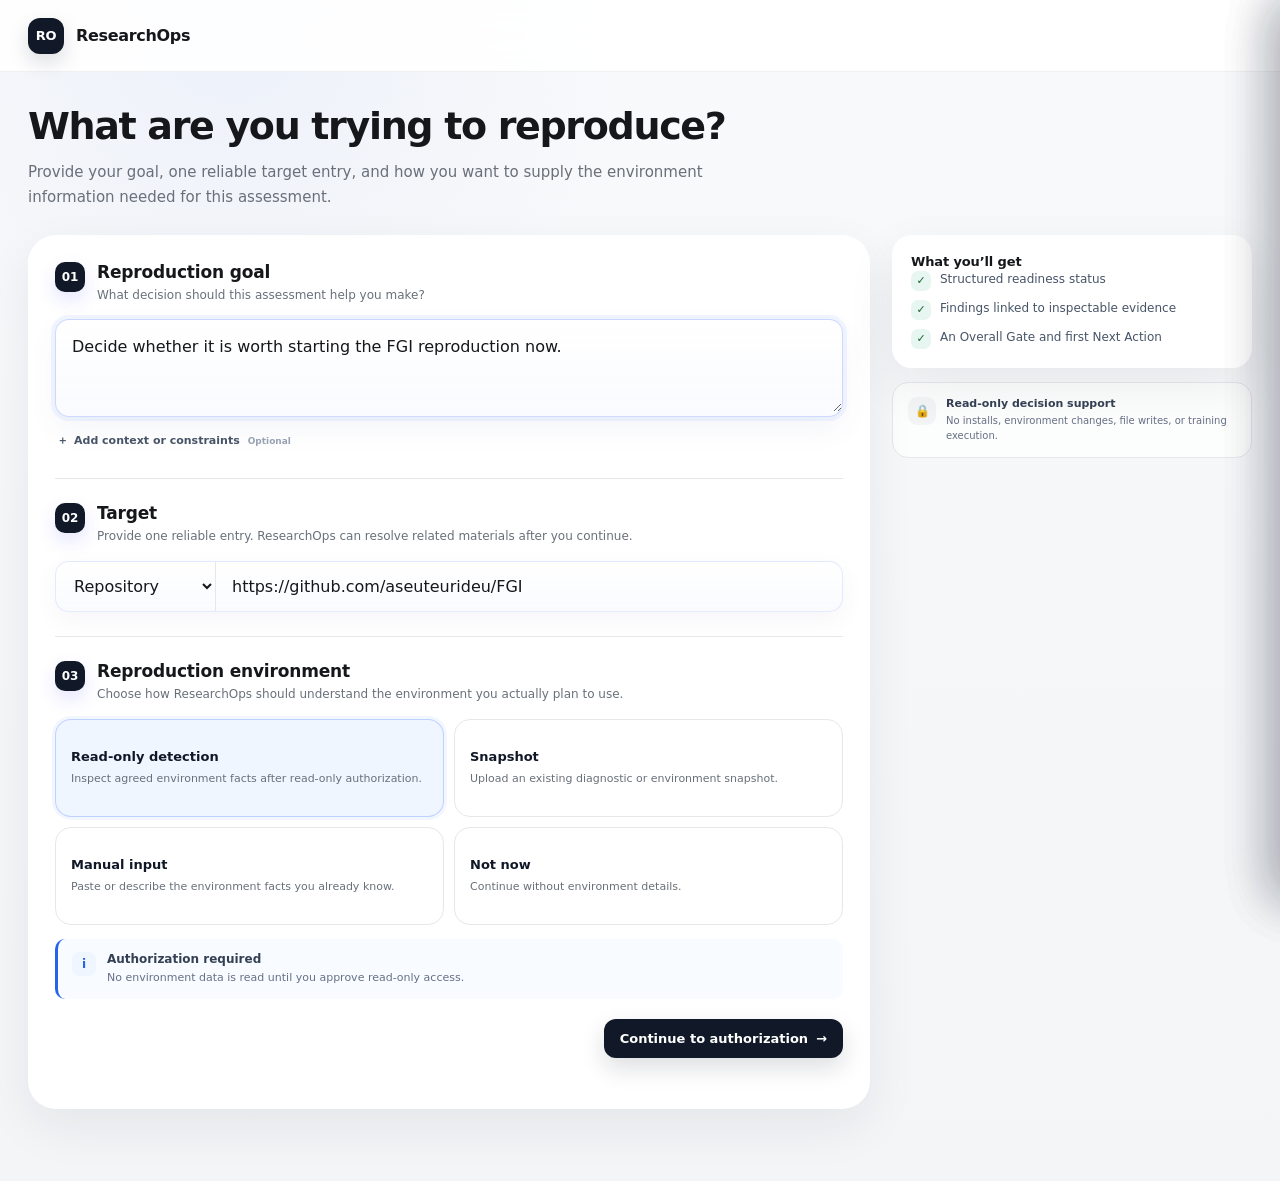
<file: 06_Product_Versions/20260809_Sprint2/03_Figma/ResearchOps_FROZEN_HTML_V3.6.html>
<!doctype html>
<html lang="en">
<head>
<meta charset="utf-8" />
<meta name="viewport" content="width=device-width, initial-scale=1" />
<title>ResearchOps — AI-native Layout + Neutral Palette V3.6</title>
<style>
  :root{
    --bg:#f6f7f9;
    --panel:rgba(255,255,255,.94);
    --panel-solid:#ffffff;
    --text:#15171a;
    --muted:#69707a;
    --muted-2:#9aa0a8;
    --line:#e5e7eb;
    --line-strong:#d8dce2;
    --soft:#f9fafb;
    --blue:#2563eb;
    --violet:#2563eb;
    --cyan:#2563eb;
    --green:#166534;
    --amber:#92400e;
    --red:#991b1b;
    --shadow:0 18px 50px rgba(15,23,42,.07);
    --shadow-soft:0 8px 24px rgba(15,23,42,.05);
    --r-sm:10px;
    --r-md:14px;
    --r-lg:20px;
    --r-xl:28px;
  }

  *{box-sizing:border-box}
  html{scroll-behavior:smooth}
  body{
    margin:0;
    color:var(--text);
    font-family:Inter,ui-sans-serif,system-ui,-apple-system,BlinkMacSystemFont,"Segoe UI",sans-serif;
    background:
      radial-gradient(circle at 18% 0%, rgba(37,99,235,.06), transparent 26%),
      linear-gradient(180deg,#f9fafb 0%,#f6f7f9 42%,#f4f5f7 100%);
    min-height:100vh;
  }

  button,input,textarea,select{font:inherit}
  button{cursor:pointer}

  .app-shell{min-height:100vh}

  .topbar{
    height:72px;
    padding:0 28px;
    display:flex;
    align-items:center;
    justify-content:flex-start;
    position:sticky;
    top:0;
    z-index:50;
    background:rgba(255,255,255,.88);
    border-bottom:1px solid rgba(16,24,40,.06);
    backdrop-filter:blur(18px);
  }

  .brand{
    display:flex;
    align-items:center;
    gap:12px;
    font-weight:780;
    letter-spacing:-.02em;
  }

  .brand-orb{
    width:36px;height:36px;border-radius:12px;
    display:grid;place-items:center;
    color:#fff;
    background:#111827;
    box-shadow:0 8px 20px rgba(15,23,42,.14);
    font-size:13px;
    font-weight:900;
  }

  .top-actions{display:flex;align-items:center;gap:10px}
  .top-chip{
    display:flex;align-items:center;gap:7px;
    border:1px solid var(--line);
    background:rgba(255,255,255,.72);
    color:#475467;
    border-radius:999px;
    padding:8px 11px;
    font-size:12px;
    box-shadow:0 4px 18px rgba(44,55,100,.04);
  }
  .dot{
    width:7px;height:7px;border-radius:50%;
    background:#111827;
    box-shadow:0 0 0 4px rgba(79,124,255,.08);
  }

  .workspace{
    max-width:1320px;
    margin:0 auto;
    padding:34px 28px 72px;
  }

  .progressbar{
    display:flex;
    align-items:center;
    justify-content:space-between;
    margin-bottom:20px;
    color:var(--muted);
    font-size:12px;
  }
  .progress-left{display:flex;align-items:center;gap:8px}
  .spark{
    width:24px;height:24px;border-radius:8px;
    display:grid;place-items:center;
    background:linear-gradient(135deg,rgba(79,124,255,.12),rgba(124,92,255,.12));
    color:var(--violet);
    font-size:13px;
  }
  .step-wrap{display:flex;align-items:center;gap:8px}
  .step{
    border:1px solid var(--line);
    background:rgba(255,255,255,.68);
    padding:8px 11px;
    border-radius:999px;
    color:#667085;
  }
  .step.active{
    color:#fff;
    border-color:transparent;
    background:#111827;
    box-shadow:0 8px 20px rgba(15,23,42,.12);
  }

  .screen{display:none}
  .screen.active{display:block}

  .hero{
    margin-bottom:24px;
    display:flex;
    align-items:flex-end;
    justify-content:space-between;
    gap:28px;
  }
  .hero-copy{max-width:840px}
  .eyebrow{
    display:inline-flex;align-items:center;gap:8px;
    font-size:12px;
    font-weight:800;
    letter-spacing:.04em;
    color:#1d4ed8;
    background:#eff6ff;
    border:1px solid #dbeafe;
    border-radius:999px;
    padding:7px 10px;
    margin-bottom:12px;
  }
  h1{
    margin:0;
    font-size:38px;
    line-height:1.1;
    letter-spacing:-.035em;
    font-weight:820;
  }
  .lead{
    margin:12px 0 0;
    color:var(--muted);
    font-size:15px;
    line-height:1.7;
    max-width:760px;
  }

  .ai-status{
    flex:0 0 260px;
    border:1px solid rgba(79,124,255,.12);
    background:rgba(255,255,255,.9);
    border-radius:18px;
    padding:14px 16px;
    box-shadow:var(--shadow-soft);
  }
  .ai-status-head{
    display:flex;align-items:center;justify-content:space-between;
    font-size:12px;font-weight:800;color:#344054
  }
  .ai-status-sub{
    margin-top:7px;
    color:var(--muted);
    font-size:12px;
    line-height:1.5;
  }
  .pulse{
    width:9px;height:9px;border-radius:50%;
    background:var(--green);
    box-shadow:0 0 0 5px rgba(22,163,106,.08);
  }

  .grid{
    display:grid;
    grid-template-columns:minmax(0,1fr) 360px;
    gap:22px;
    align-items:start;
  }

  .glass{
    background:var(--panel);
    backdrop-filter:blur(22px);
    border:1px solid rgba(255,255,255,.78);
    box-shadow:var(--shadow);
  }

  .main-card{
    border-radius:var(--r-xl);
    overflow:hidden;
  }

  .main-inner{padding:26px}

  .section{
    padding:24px 0;
    border-top:1px solid var(--line);
  }
  .section:first-child{padding-top:0;border-top:0}

  .section-head{
    display:flex;
    align-items:flex-start;
    gap:12px;
    margin-bottom:15px;
  }

  .step-icon{
    width:30px;height:30px;border-radius:10px;
    flex:0 0 auto;
    display:grid;place-items:center;
    color:#fff;
    font-size:12px;
    font-weight:900;
    background:#111827;
    box-shadow:0 8px 18px rgba(92,92,255,.16);
  }

  .section-title{font-size:17px;font-weight:820;letter-spacing:-.01em}
  .section-desc{
    margin-top:4px;
    color:var(--muted);
    font-size:12px;
    line-height:1.55;
  }

  .field-label{
    display:flex;
    align-items:center;
    justify-content:space-between;
    gap:12px;
    font-size:12px;
    font-weight:800;
    color:#344054;
    margin-bottom:8px;
  }

  .field-note{
    color:var(--muted-2);
    font-weight:600;
  }

  .input-shell{
    border:1px solid rgba(79,124,255,.14);
    border-radius:14px;
    background:linear-gradient(180deg,#fff,rgba(250,251,255,.96));
    box-shadow:0 8px 24px rgba(76,88,135,.05);
  }

  input,textarea,select{
    width:100%;
    border:0;
    outline:0;
    color:var(--text);
    background:transparent;
  }

  textarea{
    resize:vertical;
    min-height:92px;
    padding:15px 16px;
    line-height:1.55;
  }

  .target-row{
    display:grid;
    grid-template-columns:160px 1fr;
  }
  .target-row select{
    padding:14px 14px;
    border-right:1px solid var(--line);
  }
  .target-row input{padding:14px 16px}

  .field-focus{
    box-shadow:0 0 0 4px rgba(79,124,255,.08),0 12px 30px rgba(74,90,156,.06);
    border-color:rgba(79,124,255,.28);
  }

  .ai-hint{
    margin-top:10px;
    display:flex;
    gap:8px;
    align-items:flex-start;
    padding:10px 12px;
    border-radius:12px;
    background:#f8fafc;
    color:#5f6680;
    font-size:12px;
    line-height:1.55;
  }
  .ai-mini{
    color:#2563eb;
    font-weight:900;
    flex:0 0 auto;
  }


  .target-helper{
    margin-top:8px;
    padding-left:2px;
    font-size:10px;
    line-height:1.5;
    color:#98a2b3;
  }

  .materials{
    display:flex;
    flex-wrap:wrap;
    gap:8px;
    margin-top:12px;
  }
  .material{
    display:flex;
    align-items:center;
    gap:7px;
    padding:8px 10px;
    border-radius:999px;
    background:#fff;
    border:1px solid var(--line);
    color:#475467;
    font-size:11px;
    box-shadow:0 5px 16px rgba(31,42,90,.04);
  }
  .material strong{color:#101828}
  .status-dot{width:6px;height:6px;border-radius:50%}
  .status-dot.found{background:var(--green)}
  .status-dot.primary{background:var(--violet)}

  .mode-grid{
    display:grid;
    grid-template-columns:repeat(2,minmax(0,1fr));
    gap:10px;
  }

  .mode{
    position:relative;
    text-align:left;
    min-height:98px;
    border-radius:16px;
    padding:15px;
    border:1px solid var(--line);
    background:rgba(255,255,255,.74);
    transition:.18s ease;
    overflow:hidden;
  }
  .mode:hover{
    transform:translateY(-1px);
    border-color:rgba(79,124,255,.18);
    box-shadow:0 10px 24px rgba(53,70,127,.06);
  }
  .mode.active{
    border-color:rgba(79,124,255,.30);
    background:#eff6ff;
    box-shadow:0 0 0 3px rgba(79,124,255,.07);
  }
  .mode-title{font-size:13px;font-weight:820;color:#101828}
  .mode-desc{font-size:11px;line-height:1.55;color:var(--muted);margin-top:6px}
  .mode-badge{
    position:absolute;right:12px;top:12px;
    padding:5px 7px;border-radius:999px;
    background:rgba(79,124,255,.08);
    color:#4f62d7;font-size:10px;font-weight:800;
  }

  .env-card{
    margin-top:13px;
    border-radius:16px;
    padding:14px;
    background:#111827;
    color:#fff;
    box-shadow:0 14px 30px rgba(15,23,42,.14);
  }
  .env-top{
    display:flex;align-items:center;justify-content:space-between;
    margin-bottom:12px;
  }
  .env-title{
    font-size:11px;font-weight:800;letter-spacing:.04em;
    text-transform:uppercase;color:#cfd3df
  }
  .env-readonly{
    font-size:10px;font-weight:800;color:#c8f7e3;
    background:rgba(22,163,106,.14);padding:5px 7px;border-radius:999px;
  }
  .env-grid{
    display:grid;
    grid-template-columns:repeat(4,1fr);
    gap:8px;
  }
  .env-item{
    padding:10px;
    border-radius:12px;
    background:rgba(255,255,255,.07);
    border:1px solid rgba(255,255,255,.08);
  }
  .env-k{font-size:9px;color:#aeb4c3;text-transform:uppercase;letter-spacing:.04em}
  .env-v{font-size:12px;font-weight:750;margin-top:4px}

  .actions{
    display:flex;
    align-items:center;
    justify-content:space-between;
    margin-top:20px;
  }
  .actions-right{
    justify-content:flex-end;
  }
  .quiet-action{
    color:var(--muted);
    font-size:12px;
    border:0;
    background:transparent;
    padding:8px 0;
  }

  .btn{
    border:0;
    border-radius:12px;
    padding:12px 16px;
    font-size:13px;
    font-weight:820;
    display:inline-flex;align-items:center;gap:8px;
  }
  .btn.primary{
    color:#fff;
    background:#111827;
    box-shadow:0 10px 24px rgba(15,23,42,.14);
  }
  .btn.secondary{
    color:#344054;
    border:1px solid var(--line);
    background:rgba(255,255,255,.75);
  }

  .side-stack{display:flex;flex-direction:column;gap:14px}
  .side-card{
    border-radius:20px;
    padding:18px;
  }
  .side-title{
    font-size:13px;
    font-weight:820;
    letter-spacing:-.01em;
    display:flex;align-items:center;gap:8px;
  }
  .side-copy{
    margin-top:7px;
    font-size:12px;
    line-height:1.55;
    color:var(--muted);
  }

  .capability-list{
    display:flex;flex-direction:column;gap:9px;
    margin-top:14px;
  }
  .cap{
    display:flex;align-items:flex-start;gap:9px;
    font-size:12px;line-height:1.45;color:#475467;
  }
  .cap-icon{
    width:20px;height:20px;border-radius:7px;
    display:grid;place-items:center;
    flex:0 0 auto;
    font-size:11px;font-weight:900;
  }
  .cap-icon.good{background:rgba(22,163,106,.10);color:var(--green)}
  .cap-icon.no{background:rgba(220,76,100,.09);color:var(--red)}

  .decision-card{
    padding:17px;
    border-radius:18px;
    background:#ffffff;
    color:#15171a;
    border:1px solid #e5e7eb;
    box-shadow:0 10px 28px rgba(15,23,42,.06);
  }
  .decision-head{
    display:flex;align-items:center;justify-content:space-between;
    font-size:11px;color:#69707a
  }
  .decision-main{
    margin-top:9px;
    font-size:15px;
    font-weight:800;
    line-height:1.35;
  }
  .decision-sub{
    margin-top:7px;
    color:#69707a;
    font-size:11px;
    line-height:1.55;
  }

  .scope-lock{
    display:flex;align-items:center;gap:8px;
    margin-top:12px;
    padding:10px 11px;
    border-radius:12px;
    background:rgba(124,92,255,.07);
    color:#1d4ed8;
    font-size:11px;
    font-weight:750;
  }

  /* AUTH */
  .auth-wrap{max-width:940px;margin:0 auto}
  .auth-card{
    border-radius:28px;
    padding:26px;
  }
  .auth-head{
    display:flex;align-items:flex-start;justify-content:space-between;gap:20px;
    padding-bottom:20px;border-bottom:1px solid var(--line)
  }
  .auth-icon{
    width:44px;height:44px;border-radius:15px;
    display:grid;place-items:center;
    color:#fff;font-weight:900;
    background:#111827;
    box-shadow:0 10px 24px rgba(92,92,255,.18);
  }
  .auth-kicker{font-size:11px;color:#2563eb;font-weight:800;text-transform:uppercase;letter-spacing:.04em}
  .auth-title{font-size:22px;font-weight:820;margin-top:4px}
  .auth-desc{font-size:12px;line-height:1.6;color:var(--muted);margin-top:6px;max-width:650px}

  .auth-grid{
    display:grid;grid-template-columns:1fr 1fr;gap:12px;margin-top:18px;
  }
  .scope-card{
    border:1px solid var(--line);
    border-radius:18px;
    padding:17px;
    background:rgba(255,255,255,.76);
  }
  .scope-card h3{font-size:13px;margin:0 0 12px}
  .scope-line{display:flex;gap:9px;font-size:12px;color:#475467;line-height:1.45;margin:9px 0}
  .scope-note{font-size:11px;color:var(--muted);line-height:1.5;margin-top:12px}

  .permission{
    margin-top:14px;
    border-radius:16px;
    padding:14px 15px;
    display:flex;align-items:center;justify-content:space-between;gap:14px;
    background:#f8fafc;
    border:1px solid rgba(79,124,255,.12);
  }
  .permission-title{font-size:12px;font-weight:820}
  .permission-desc{font-size:11px;line-height:1.5;color:var(--muted);margin-top:4px}
  .readonly-tag{
    border-radius:999px;
    padding:7px 9px;
    background:rgba(22,163,106,.10);
    color:var(--green);
    font-size:10px;font-weight:820;
    white-space:nowrap;
  }

  .auth-actions{
    margin-top:18px;
    display:flex;align-items:center;justify-content:space-between;gap:12px;
  }
  .alt{display:flex;gap:8px;flex-wrap:wrap}
  .ghost{
    border:1px solid var(--line);
    background:rgba(255,255,255,.72);
    color:#667085;
    border-radius:999px;
    padding:8px 10px;
    font-size:11px;
    font-weight:750;
  }
  .fineprint{
    margin-top:14px;
    color:#98a2b3;
    font-size:10px;
    line-height:1.55;
  }


  .mode-detail{
    margin-top:14px;
    display:none;
    border:1px solid var(--line);
    border-radius:16px;
    background:rgba(255,255,255,.82);
    padding:16px;
  }
  .mode-detail.active{display:block}
  .detail-head{
    display:flex;
    align-items:flex-start;
    justify-content:space-between;
    gap:16px;
    margin-bottom:12px;
  }
  .detail-title{font-size:13px;font-weight:820;color:#101828}
  .detail-desc{font-size:11px;line-height:1.55;color:var(--muted);margin-top:4px}
  .upload-zone:hover{border-color:#9eb7ef;background:#f8fbff}
  .manual-field label{
    display:block;
    font-size:10px;
    font-weight:800;
    color:#475467;
    margin-bottom:6px;
  }
  .manual-field input{
    width:100%;
    border:1px solid #d8dce2;
    border-radius:10px;
    background:#fff;
    padding:10px 11px;
    font-size:12px;
  }
  .manual-field input:focus{
    border-color:#9eb7ef;
    box-shadow:0 0 0 3px #eff6ff;
  }
  .detail-note{
    margin-top:10px;
    padding:9px 10px;
    border-radius:10px;
    background:#f8fafc;
    color:#667085;
    font-size:10px;
    line-height:1.55;
  }



  .file-input{display:none}

  .snapshot-panel{
    margin-top:14px;
    display:none;
    border:1px solid #e5e7eb;
    border-radius:14px;
    background:#ffffff;
    padding:15px;
  }
  .snapshot-panel.active{display:block}

  .snapshot-head{
    display:flex;
    align-items:flex-start;
    gap:10px;
    margin-bottom:12px;
  }
  .snapshot-icon{
    width:28px;
    height:28px;
    border-radius:9px;
    flex:0 0 auto;
    display:grid;
    place-items:center;
    background:#f3f4f6;
    color:#475467;
    font-size:14px;
    font-weight:900;
  }
  .snapshot-title{
    font-size:12px;
    font-weight:820;
    color:#344054;
  }
  .snapshot-desc{
    margin-top:3px;
    font-size:10px;
    line-height:1.5;
    color:#667085;
  }

  .snapshot-drop{
    min-height:72px;
    border:1px dashed #cfd4dc;
    border-radius:11px;
    background:#fafafa;
    padding:12px 13px;
    display:flex;
    align-items:center;
    justify-content:space-between;
    gap:16px;
    cursor:pointer;
    transition:.15s ease;
  }
  .snapshot-drop:hover{
    border-color:#9db5e8;
    background:#f8fbff;
  }
  .snapshot-drop-title{
    font-size:11px;
    font-weight:800;
    color:#344054;
  }
  .snapshot-drop-copy{
    margin-top:3px;
    font-size:9px;
    line-height:1.45;
    color:#98a2b3;
  }
  .snapshot-choose{
    flex:0 0 auto;
    border:1px solid #d8dce2;
    background:#fff;
    border-radius:8px;
    padding:7px 10px;
    color:#344054;
    font-size:10px;
    font-weight:800;
  }

  .snapshot-file-state{
    display:none;
    align-items:center;
    justify-content:space-between;
    gap:12px;
    margin-top:9px;
    padding:9px 10px;
    border:1px solid #e5e7eb;
    border-radius:10px;
    background:#fff;
  }
  .snapshot-file-state.active{display:flex}
  .snapshot-file-main{
    display:flex;
    align-items:center;
    gap:9px;
    min-width:0;
  }
  .snapshot-file-icon{
    width:30px;
    height:30px;
    border-radius:8px;
    display:grid;
    place-items:center;
    background:#f3f4f6;
    color:#667085;
    font-size:8px;
    font-weight:900;
  }
  .snapshot-file-name{
    font-size:10px;
    font-weight:800;
    color:#344054;
    white-space:nowrap;
    overflow:hidden;
    text-overflow:ellipsis;
    max-width:380px;
  }
  .snapshot-file-meta{
    margin-top:2px;
    color:#98a2b3;
    font-size:9px;
  }
  .snapshot-remove{
    border:0;
    background:transparent;
    color:#667085;
    font-size:10px;
    font-weight:800;
    padding:6px;
  }

  .readonly-info{
    margin-top:14px;
    display:none;
    align-items:flex-start;
    gap:11px;
    padding:13px 14px;
    border-left:3px solid #2563eb;
    border-radius:10px;
    background:#f8fbff;
    color:#475467;
  }
  .readonly-info.active{display:flex}
  .readonly-info-icon{
    width:24px;height:24px;
    border-radius:8px;
    display:grid;place-items:center;
    flex:0 0 auto;
    background:#eff6ff;
    color:#2563eb;
    font-size:12px;
    font-weight:900;
  }
  .readonly-info-title{
    font-size:12px;
    font-weight:820;
    color:#344054;
  }
  .readonly-info-copy{
    margin-top:3px;
    font-size:11px;
    line-height:1.55;
    color:#667085;
  }

  .manual-ai-box{
    margin-top:14px;
    display:none;
    border:1px solid var(--line);
    border-radius:16px;
    background:rgba(255,255,255,.84);
    padding:16px;
  }
  .manual-ai-box.active{display:block}
  .manual-ai-head{
    display:flex;
    align-items:flex-start;
    justify-content:space-between;
    gap:12px;
    margin-bottom:11px;
  }
  .manual-ai-title{
    font-size:13px;
    font-weight:820;
    color:#101828;
  }
  .manual-ai-desc{
    margin-top:4px;
    font-size:11px;
    line-height:1.55;
    color:#667085;
  }
  .manual-textarea{
    width:100%;
    min-height:120px;
    border:1px solid #d8dce2;
    border-radius:12px;
    background:#fff;
    padding:12px 13px;
    font-size:12px;
    line-height:1.55;
    resize:vertical;
    outline:none;
  }
  .manual-textarea:focus{
    border-color:#9eb7ef;
    box-shadow:0 0 0 3px #eff6ff;
  }
  .example-chips{
    display:flex;
    flex-wrap:wrap;
    gap:6px;
    margin-top:10px;
  }
  .example-chip{
    border:1px solid #e5e7eb;
    background:#f9fafb;
    color:#667085;
    border-radius:999px;
    padding:6px 8px;
    font-size:10px;
    font-weight:700;
  }
  .manual-note{
    margin-top:10px;
    display:flex;
    align-items:flex-start;
    gap:7px;
    font-size:10px;
    line-height:1.5;
    color:#667085;
  }


  .simple-hero{align-items:flex-start}
  .compact-list{margin-top:2px}
  .safety-compact{
    display:flex;
    align-items:flex-start;
    gap:10px;
    padding:14px 15px;
    border:1px solid var(--line);
    border-radius:16px;
    background:rgba(255,255,255,.72);
  }
  .safety-lock{
    width:28px;height:28px;border-radius:9px;
    display:grid;place-items:center;
    flex:0 0 auto;
    background:#f3f4f6;
    font-size:12px;
  }
  .safety-title{font-size:11px;font-weight:820;color:#344054}
  .safety-copy{margin-top:3px;font-size:10px;line-height:1.5;color:#667085}
  .auth-page-head{margin-bottom:20px}
  .auth-mode-row{
    display:flex;align-items:center;justify-content:space-between;gap:12px;
    padding-bottom:16px;border-bottom:1px solid var(--line);
  }
  .auth-mode-copy{font-size:10px;color:#667085}
  .auth-fallback-note{
    margin-top:14px;
    padding:10px 11px;
    border-radius:10px;
    background:#f8fafc;
    color:#667085;
    font-size:10px;
    line-height:1.5;
  }


  .context-toggle{
    margin-top:10px;
    border:0;
    background:transparent;
    padding:6px 2px;
    color:#475467;
    display:inline-flex;
    align-items:center;
    gap:6px;
    font-size:11px;
    font-weight:800;
  }
  .context-toggle:hover{color:#111827}
  .context-optional{
    color:#98a2b3;
    font-size:9px;
    font-weight:700;
    margin-left:2px;
  }
  .context-panel{
    display:none;
    margin-top:8px;
  }
  .context-panel.active{display:block}
  .context-textarea{
    width:100%;
    min-height:116px;
    border:1px solid #d8dce2;
    border-radius:12px;
    background:#fff;
    padding:12px 13px;
    font-size:11px;
    line-height:1.55;
    color:#344054;
    outline:none;
    resize:vertical;
  }
  .context-textarea:focus{
    border-color:#9eb7ef;
    box-shadow:0 0 0 3px #eff6ff;
  }
  .context-note{
    margin-top:7px;
    font-size:9px;
    line-height:1.5;
    color:#98a2b3;
  }


  /* PROCESSING */
  .processing-wrap{
    max-width:820px;
    margin:72px auto 0;
  }
  .processing-card{
    padding:30px;
    border-radius:24px;
  }
  .processing-icon{
    width:42px;height:42px;border-radius:14px;
    display:grid;place-items:center;
    background:#111827;color:#fff;
    font-size:16px;font-weight:900;
    margin-bottom:16px;
  }
  .processing-title{
    font-size:22px;
    font-weight:820;
    letter-spacing:-.02em;
  }
  .processing-copy{
    margin-top:7px;
    color:#667085;
    font-size:12px;
    line-height:1.6;
  }
  .processing-list{
    margin-top:22px;
    display:flex;
    flex-direction:column;
    gap:10px;
  }
  .processing-row{
    display:flex;
    align-items:center;
    justify-content:space-between;
    gap:16px;
    padding:12px 0;
    border-top:1px solid var(--line);
  }
  .processing-row:first-child{border-top:0}
  .processing-row-left{
    display:flex;align-items:center;gap:10px;
    font-size:12px;color:#344054;font-weight:760;
  }
  .processing-state{
    font-size:10px;
    font-weight:800;
    color:#667085;
  }
  .spinner{
    width:16px;height:16px;border-radius:50%;
    border:2px solid #d8dce2;
    border-top-color:#2563eb;
    animation:spin .8s linear infinite;
  }
  @keyframes spin{to{transform:rotate(360deg)}}

  /* OVERVIEW */
  .overview-wrap{
    max-width:1180px;
    margin:0 auto;
  }
  .overview-head{
    display:flex;
    align-items:flex-start;
    justify-content:space-between;
    gap:20px;
    margin-bottom:18px;
  }
  .overview-title{
    font-size:31px;
    font-weight:830;
    letter-spacing:-.03em;
    margin:0;
  }
  .overview-back{
    flex:0 0 auto;
    margin-top:2px;
  }

  .gate-card{
    border:1px solid #e5e7eb;
    border-radius:20px;
    background:#fff;
    padding:20px;
    box-shadow:0 12px 34px rgba(15,23,42,.06);
    margin-bottom:16px;
  }
  .gate-top{
    display:flex;
    align-items:center;
    justify-content:space-between;
    gap:14px;
  }
  .gate-label{
    font-size:10px;
    text-transform:uppercase;
    letter-spacing:.05em;
    font-weight:820;
    color:#667085;
  }
  .gate-value{
    margin-top:6px;
    font-size:24px;
    font-weight:860;
    letter-spacing:-.02em;
  }
  .gate-reason{
    margin-top:14px;
    padding-top:14px;
    border-top:1px solid var(--line);
  }
  .gate-reason-label{
    font-size:10px;
    font-weight:820;
    color:#667085;
    margin-bottom:4px;
  }
  .gate-reason-text{
    font-size:13px;
    line-height:1.55;
    color:#344054;
  }

  .dimension-grid{
    display:grid;
    grid-template-columns:repeat(3,1fr);
    gap:12px;
    margin-bottom:16px;
  }
  .dimension-card{
    border:1px solid #e5e7eb;
    border-radius:17px;
    background:#fff;
    padding:16px;
    box-shadow:0 8px 24px rgba(15,23,42,.04);
  }
  .dimension-head{
    display:flex;
    align-items:flex-start;
    justify-content:space-between;
    gap:10px;
  }
  .dimension-id{
    font-size:9px;
    font-weight:850;
    color:#98a2b3;
    text-transform:uppercase;
    letter-spacing:.05em;
  }
  .dimension-name{
    margin-top:4px;
    font-size:13px;
    font-weight:820;
    line-height:1.35;
    color:#101828;
  }
  .status-chip{
    border-radius:999px;
    padding:5px 8px;
    font-size:9px;
    font-weight:850;
    white-space:nowrap;
  }
  .status-unknown{background:#f2f4f7;color:#475467}
  .status-warning{background:#fff7e6;color:#9a6700}
  .status-ready{background:#edf9f1;color:#166534}
  .status-blocked{background:#fef2f2;color:#991b1b}
  .dimension-copy{
    margin-top:12px;
    color:#667085;
    font-size:11px;
    line-height:1.5;
    min-height:50px;
  }
  .dimension-impact{
    margin-top:11px;
    padding-top:10px;
    border-top:1px solid var(--line);
    font-size:9px;
    color:#98a2b3;
  }
  .dimension-action{
    margin-top:10px;
    border:0;
    background:transparent;
    padding:0;
    color:#2563eb;
    font-size:10px;
    font-weight:820;
  }

  .overview-lower{
    display:flex;
    flex-direction:column;
    gap:12px;
    margin-bottom:14px;
  }
  .focus-card{
    border:1px solid #e5e7eb;
    border-radius:18px;
    background:#fff;
    padding:17px;
  }
  .focus-kicker{
    font-size:9px;
    font-weight:850;
    color:#98a2b3;
    text-transform:uppercase;
    letter-spacing:.05em;
  }
  .focus-title{
    margin-top:6px;
    font-size:15px;
    font-weight:830;
    line-height:1.4;
    color:#101828;
  }
  .focus-copy{
    margin-top:6px;
    color:#667085;
    font-size:11px;
    line-height:1.55;
  }
  .focus-meta{
    margin-top:12px;
    display:flex;
    align-items:center;
    gap:8px;
    flex-wrap:wrap;
  }
  .meta-chip{
    border-radius:999px;
    padding:5px 7px;
    background:#f8fafc;
    border:1px solid #e5e7eb;
    color:#667085;
    font-size:9px;
    font-weight:760;
  }

  .next-action-card{
    border:1px solid #d9e4ff;
    border-radius:18px;
    background:#f8fbff;
    padding:17px;
  }
  .next-action-priority{
    display:inline-flex;
    align-items:center;
    gap:6px;
    border-radius:999px;
    padding:5px 7px;
    background:#eaf2ff;
    color:#1d4ed8;
    font-size:9px;
    font-weight:850;
  }
  .next-action-title{
    margin-top:9px;
    font-size:15px;
    font-weight:830;
    line-height:1.4;
    color:#101828;
  }
  .next-action-copy{
    margin-top:6px;
    color:#667085;
    font-size:11px;
    line-height:1.55;
  }
  .next-action-type{
    margin-top:11px;
    font-size:9px;
    color:#98a2b3;
  }

  .signals-section{
    margin-top:2px;
  }
  .signals-section-head{
    display:flex;
    align-items:center;
    justify-content:space-between;
    gap:12px;
    margin-bottom:9px;
  }
  .signals-title{
    font-size:11px;
    font-weight:820;
    color:#667085;
  }
  .signals-note{
    font-size:9px;
    color:#98a2b3;
  }
  .signal-grid{
    display:grid;
    grid-template-columns:1fr 1fr;
    gap:10px;
  }
  .signal-card{
    border:1px solid #e5e7eb;
    border-radius:14px;
    background:rgba(255,255,255,.74);
    padding:13px 14px;
  }
  .signal-card-head{
    display:flex;
    align-items:flex-start;
    justify-content:space-between;
    gap:10px;
  }
  .signal-name{
    font-size:11px;
    font-weight:820;
    color:#344054;
  }
  .signal-status{
    border-radius:999px;
    padding:5px 7px;
    font-size:9px;
    font-weight:850;
    white-space:nowrap;
  }
  .signal-status.unknown{background:#f2f4f7;color:#475467}
  .signal-status.warning{background:#fff7e6;color:#9a6700}
  .signal-summary{
    margin-top:8px;
    color:#667085;
    font-size:10px;
    line-height:1.5;
  }
  .signal-detail-btn{
    margin-top:10px;
    border:0;
    padding:0;
    background:transparent;
    color:#2563eb;
    font-size:10px;
    font-weight:820;
  }

  .drawer-backdrop{
    position:fixed;
    inset:0;
    display:none;
    background:rgba(15,23,42,.22);
    z-index:90;
  }
  .drawer-backdrop.active{display:block}
  .signal-drawer{
    position:fixed;
    top:0;
    right:0;
    width:min(460px,92vw);
    height:100vh;
    transform:translateX(102%);
    transition:.2s ease;
    background:#fff;
    z-index:100;
    box-shadow:-18px 0 48px rgba(15,23,42,.14);
    padding:24px;
    overflow:auto;
  }
  .signal-drawer.active{transform:translateX(0)}
  .drawer-head{
    display:flex;
    align-items:flex-start;
    justify-content:space-between;
    gap:14px;
    padding-bottom:16px;
    border-bottom:1px solid var(--line);
  }
  .drawer-kicker{
    font-size:9px;
    font-weight:850;
    color:#98a2b3;
    text-transform:uppercase;
    letter-spacing:.05em;
  }
  .drawer-title{
    margin-top:5px;
    font-size:19px;
    font-weight:830;
    color:#101828;
  }
  .drawer-close{
    border:1px solid var(--line);
    background:#fff;
    border-radius:9px;
    padding:7px 9px;
    color:#667085;
    font-size:11px;
  }
  .drawer-section{
    padding:16px 0;
    border-bottom:1px solid var(--line);
  }
  .drawer-section:last-child{border-bottom:0}
  .drawer-label{
    font-size:9px;
    font-weight:850;
    color:#98a2b3;
    text-transform:uppercase;
    letter-spacing:.05em;
  }
  .drawer-value{
    margin-top:6px;
    font-size:12px;
    line-height:1.55;
    color:#344054;
  }
  .resource-table{
    margin-top:9px;
    border:1px solid var(--line);
    border-radius:12px;
    overflow:hidden;
  }
  .resource-row{
    display:grid;
    grid-template-columns:100px 1fr 1fr;
    gap:8px;
    padding:9px 10px;
    border-top:1px solid var(--line);
    font-size:10px;
    line-height:1.45;
  }
  .resource-row:first-child{border-top:0}
  .resource-row.header{
    background:#f8fafc;
    color:#98a2b3;
    font-weight:800;
  }
  .resource-type{font-weight:800;color:#475467}
  .drawer-link{
    margin-top:9px;
    border:0;
    background:transparent;
    padding:0;
    color:#2563eb;
    font-size:10px;
    font-weight:820;
  }

  @media(max-width:760px){
    .signal-grid{grid-template-columns:1fr}
  }




  /* SCREEN 03 — DIMENSION DETAIL */
  .dimension-detail-wrap{
    max-width:1080px;
    margin:0 auto;
  }
  .dimension-detail-head{
    display:flex;
    align-items:flex-start;
    justify-content:space-between;
    gap:18px;
    margin-bottom:18px;
  }
  .dimension-detail-kicker{
    font-size:10px;
    font-weight:850;
    color:#98a2b3;
    text-transform:uppercase;
    letter-spacing:.05em;
  }
  .dimension-detail-title{
    margin:5px 0 0;
    font-size:28px;
    font-weight:840;
    letter-spacing:-.025em;
    color:#101828;
  }
  .dimension-summary-card{
    border:1px solid #e5e7eb;
    border-radius:18px;
    background:#fff;
    padding:17px 18px;
  }
  .dimension-summary-top{
    display:flex;
    align-items:flex-start;
    justify-content:space-between;
    gap:14px;
  }
  .dimension-status-line{
    display:flex;
    align-items:flex-start;
    gap:12px;
  }
  .dimension-status-copy{
    padding-top:2px;
    font-size:12px;
    line-height:1.55;
    color:#475467;
  }
  .dimension-gate-impact{
    margin-top:13px;
    padding-top:12px;
    border-top:1px solid var(--line);
  }
  .impact-title{
    font-size:10px;
    font-weight:820;
    color:#667085;
  }
  .impact-copy{
    margin-top:4px;
    font-size:11px;
    line-height:1.5;
    color:#475467;
  }
  .detail-section{
    margin-top:16px;
  }
  .detail-section-title{
    font-size:12px;
    font-weight:840;
    color:#344054;
    margin-bottom:9px;
  }
  .finding-card{
    border:1px solid #e5e7eb;
    border-radius:17px;
    background:#fff;
    padding:16px;
  }
  .finding-top{
    display:flex;
    align-items:flex-start;
    justify-content:space-between;
    gap:12px;
  }
  .finding-condition{
    font-size:10px;
    font-weight:820;
    color:#667085;
  }
  .finding-title{
    margin-top:5px;
    font-size:15px;
    line-height:1.4;
    font-weight:830;
    color:#101828;
  }
  .finding-summary{
    margin-top:7px;
    font-size:11px;
    line-height:1.55;
    color:#667085;
  }
  .finding-tags{
    margin-top:12px;
    display:flex;
    gap:7px;
    flex-wrap:wrap;
  }
  .finding-tag{
    border:1px solid #e5e7eb;
    background:#f8fafc;
    color:#667085;
    border-radius:999px;
    padding:5px 7px;
    font-size:9px;
    font-weight:760;
  }
  .finding-tag.critical{
    border-color:#f0d9a6;
    background:#fff7e6;
    color:#9a6700;
  }
  .finding-bottom{
    margin-top:13px;
    padding-top:12px;
    border-top:1px solid var(--line);
    display:flex;
    align-items:center;
    justify-content:space-between;
    gap:12px;
  }
  .finding-impact{
    font-size:9px;
    color:#98a2b3;
    line-height:1.45;
  }
  .finding-action{
    border:0;
    background:transparent;
    padding:0;
    color:#2563eb;
    font-size:10px;
    font-weight:820;
  }
  .related-action-card{
    border:1px solid #d9e4ff;
    border-radius:17px;
    background:#f8fbff;
    padding:15px 16px;
  }
  .related-action-title{
    margin-top:6px;
    font-size:14px;
    font-weight:830;
    color:#101828;
  }
  .related-action-type{
    margin-top:7px;
    font-size:9px;
    color:#667085;
  }


  .finding-actions{
    display:flex;
    align-items:center;
    gap:12px;
  }
  .muted-action{color:#667085}

  .feedback-backdrop{
    position:fixed;
    inset:0;
    display:none;
    background:rgba(15,23,42,.22);
    z-index:160;
  }
  .feedback-backdrop.active{display:block}

  .feedback-panel{
    position:fixed;
    right:0;
    top:0;
    width:min(440px,92vw);
    height:100vh;
    background:#fff;
    z-index:170;
    transform:translateX(102%);
    transition:.2s ease;
    box-shadow:-18px 0 48px rgba(15,23,42,.14);
    padding:22px;
    overflow:auto;
  }
  .feedback-panel.active{transform:translateX(0)}
  .feedback-head{
    display:flex;
    align-items:flex-start;
    justify-content:space-between;
    gap:12px;
    padding-bottom:15px;
    border-bottom:1px solid var(--line);
  }
  .feedback-kicker{
    font-size:9px;
    font-weight:850;
    color:#98a2b3;
    text-transform:uppercase;
    letter-spacing:.05em;
  }
  .feedback-title{
    margin-top:5px;
    font-size:19px;
    font-weight:830;
    color:#101828;
  }
  .feedback-close{
    border:1px solid var(--line);
    background:#fff;
    border-radius:9px;
    padding:7px 9px;
    color:#667085;
    font-size:11px;
  }
  .feedback-copy{
    margin-top:14px;
    font-size:11px;
    line-height:1.55;
    color:#667085;
  }
  .feedback-options{
    display:grid;
    grid-template-columns:1fr 1fr;
    gap:8px;
    margin-top:14px;
  }
  .feedback-option{
    border:1px solid var(--line);
    background:#fff;
    border-radius:12px;
    padding:11px 12px;
    text-align:left;
    font-size:11px;
    font-weight:800;
    color:#475467;
  }
  .feedback-option.active{
    border-color:#9eb7ef;
    background:#f8fbff;
    box-shadow:0 0 0 3px #eff6ff;
    color:#1d4ed8;
  }
  .feedback-input-wrap{
    display:none;
    margin-top:14px;
  }
  .feedback-input-wrap.active{display:block}
  .feedback-textarea{
    width:100%;
    min-height:120px;
    border:1px solid #d8dce2;
    border-radius:12px;
    background:#fff;
    padding:12px 13px;
    font-size:11px;
    line-height:1.55;
    resize:vertical;
    outline:none;
  }
  .feedback-textarea:focus{
    border-color:#9eb7ef;
    box-shadow:0 0 0 3px #eff6ff;
  }
  .feedback-note{
    margin-top:9px;
    font-size:9px;
    line-height:1.5;
    color:#98a2b3;
  }
  .feedback-submit{
    margin-top:16px;
    width:100%;
    justify-content:center;
  }
  .feedback-error{
    display:none;
    margin-top:12px;
    padding:9px 10px;
    border-radius:10px;
    background:#fef2f2;
    color:#991b1b;
    font-size:10px;
    line-height:1.5;
  }
  .feedback-error.active{display:block}
  .feedback-success{
    display:none;
    margin-top:13px;
    padding:10px 11px;
    border-radius:10px;
    background:#f0fdf4;
    color:#166534;
    font-size:10px;
    line-height:1.5;
  }
  .feedback-success.active{display:block}


  /* EVIDENCE DRAWER */
  .evidence-backdrop{
    position:fixed;
    inset:0;
    display:none;
    background:rgba(15,23,42,.22);
    z-index:130;
  }
  .evidence-backdrop.active{display:block}

  .evidence-drawer{
    position:fixed;
    top:0;
    right:0;
    width:min(500px,94vw);
    height:100vh;
    background:#fff;
    z-index:140;
    transform:translateX(102%);
    transition:.2s ease;
    box-shadow:-18px 0 48px rgba(15,23,42,.14);
    padding:22px;
    overflow:auto;
  }
  .evidence-drawer.active{transform:translateX(0)}

  .evidence-head{
    display:flex;
    align-items:flex-start;
    justify-content:space-between;
    gap:14px;
    padding-bottom:15px;
    border-bottom:1px solid var(--line);
  }
  .evidence-kicker{
    font-size:9px;
    font-weight:850;
    color:#98a2b3;
    text-transform:uppercase;
    letter-spacing:.05em;
  }
  .evidence-title{
    margin-top:5px;
    font-size:19px;
    line-height:1.35;
    font-weight:830;
    color:#101828;
  }
  .evidence-close{
    border:1px solid var(--line);
    background:#fff;
    border-radius:9px;
    padding:7px 9px;
    color:#667085;
    font-size:11px;
    flex:0 0 auto;
  }

  .verification-row{
    margin-top:15px;
    display:flex;
    align-items:center;
    justify-content:space-between;
    gap:12px;
  }
  .verification-label{
    font-size:10px;
    font-weight:820;
    color:#667085;
  }
  .verification-chip{
    border-radius:999px;
    padding:5px 8px;
    font-size:9px;
    font-weight:850;
    background:#f2f4f7;
    color:#475467;
  }
  .verification-chip.corroborated{
    background:#edf9f1;
    color:#166534;
  }
  .verification-chip.unverifiable{
    background:#fef2f2;
    color:#991b1b;
  }

  .evidence-section{
    padding:15px 0;
    border-bottom:1px solid var(--line);
  }
  .evidence-section:last-child{border-bottom:0}
  .evidence-label{
    font-size:9px;
    font-weight:850;
    color:#98a2b3;
    text-transform:uppercase;
    letter-spacing:.05em;
  }
  .evidence-value{
    margin-top:6px;
    font-size:11px;
    line-height:1.58;
    color:#344054;
  }
  .source-meta{
    margin-top:8px;
    display:grid;
    grid-template-columns:1fr 1fr;
    gap:8px;
  }
  .source-meta-item{
    border:1px solid #e5e7eb;
    border-radius:10px;
    padding:9px 10px;
    background:#fafafa;
  }
  .source-meta-label{
    font-size:8px;
    font-weight:820;
    color:#98a2b3;
    text-transform:uppercase;
    letter-spacing:.04em;
  }
  .source-meta-value{
    margin-top:4px;
    font-size:10px;
    line-height:1.45;
    color:#475467;
    word-break:break-word;
  }

  .conflict-box{
    display:none;
    margin-top:9px;
    padding:10px 11px;
    border-radius:11px;
    background:#f8fafc;
    border-left:3px solid #98a2b3;
    font-size:10px;
    line-height:1.55;
    color:#667085;
  }
  .conflict-box.active{display:block}

  .evidence-actions{
    margin-top:14px;
    display:flex;
    align-items:center;
    justify-content:space-between;
    gap:10px;
  }
  .evidence-feedback-btn{
    border:0;
    background:transparent;
    padding:0;
    font-size:10px;
    font-weight:820;
    color:#667085;
  }
  .open-source-btn{
    border:0;
    border-radius:10px;
    background:#111827;
    color:#fff;
    padding:10px 12px;
    font-size:10px;
    font-weight:820;
  }

  .evidence-feedback-inline{
    display:none;
    margin-top:14px;
    padding-top:14px;
    border-top:1px solid var(--line);
  }
  .evidence-feedback-inline.active{display:block}
  .evidence-feedback-options{
    display:flex;
    flex-wrap:wrap;
    gap:7px;
    margin-top:9px;
  }
  .evidence-feedback-option{
    border:1px solid var(--line);
    background:#fff;
    border-radius:999px;
    padding:6px 8px;
    font-size:9px;
    font-weight:800;
    color:#667085;
  }
  .evidence-feedback-option.active{
    border-color:#9eb7ef;
    background:#f8fbff;
    color:#1d4ed8;
  }
  .evidence-feedback-textarea{
    display:none;
    width:100%;
    min-height:96px;
    margin-top:10px;
    border:1px solid #d8dce2;
    border-radius:11px;
    padding:10px 11px;
    font-size:10px;
    line-height:1.55;
    resize:vertical;
    outline:none;
  }
  .evidence-feedback-textarea.active{display:block}
  .evidence-feedback-submit{
    display:none;
    width:100%;
    margin-top:10px;
    justify-content:center;
  }
  .evidence-feedback-submit.active{display:flex}
  .evidence-feedback-state{
    display:none;
    margin-top:9px;
    padding:9px 10px;
    border-radius:10px;
    font-size:9px;
    line-height:1.5;
  }
  .evidence-feedback-state.error{
    display:block;
    background:#fef2f2;
    color:#991b1b;
  }
  .evidence-feedback-state.success{
    display:block;
    background:#f0fdf4;
    color:#166534;
  }


  /* PARTIAL RESULT VARIANT */
  .partial-wrap{
    max-width:760px;
    margin:0 auto;
  }
  .partial-card{
    border:1px solid #e5e7eb;
    border-radius:22px;
    background:#fff;
    padding:22px;
    box-shadow:0 12px 34px rgba(15,23,42,.05);
  }
  .partial-head{
    display:flex;
    align-items:flex-start;
    justify-content:space-between;
    gap:14px;
  }
  .partial-kicker{
    font-size:9px;
    font-weight:850;
    color:#98a2b3;
    text-transform:uppercase;
    letter-spacing:.05em;
  }
  .partial-title{
    margin:5px 0 0;
    font-size:26px;
    font-weight:840;
    letter-spacing:-.025em;
    color:#101828;
  }
  .partial-state{
    border-radius:999px;
    background:#f2f4f7;
    color:#475467;
    padding:6px 9px;
    font-size:9px;
    font-weight:850;
    white-space:nowrap;
  }
  .partial-copy{
    margin-top:10px;
    max-width:650px;
    color:#667085;
    font-size:11px;
    line-height:1.6;
  }
  .partial-note{
    margin-top:16px;
    padding:10px 11px;
    border-radius:11px;
    background:#f8fafc;
    color:#667085;
    font-size:10px;
    line-height:1.5;
  }
  .partial-progress{
    margin-top:17px;
    border:1px solid #e5e7eb;
    border-radius:15px;
    overflow:hidden;
  }
  .partial-row{
    display:flex;
    align-items:center;
    justify-content:space-between;
    gap:14px;
    padding:12px 13px;
    border-top:1px solid #e5e7eb;
  }
  .partial-row:first-child{border-top:0}
  .partial-row-title{
    font-size:11px;
    font-weight:800;
    color:#344054;
  }
  .partial-row-copy{
    margin-top:3px;
    font-size:9px;
    color:#98a2b3;
  }
  .partial-row-state{
    font-size:9px;
    font-weight:830;
    color:#667085;
    white-space:nowrap;
  }
  .partial-row-state.available{color:#166534}
  .partial-row-state.processing{color:#475467}
  .partial-actions{
    margin-top:17px;
    display:flex;
    align-items:center;
    justify-content:flex-end;
    gap:9px;
  }


  /* TARGET SKIP CONFIRMATION */
  .skip-confirm-backdrop{
    position:fixed;
    inset:0;
    display:none;
    align-items:center;
    justify-content:center;
    padding:20px;
    background:rgba(15,23,42,.28);
    z-index:190;
  }
  .skip-confirm-backdrop.active{display:flex}

  .skip-confirm-modal{
    width:min(460px,94vw);
    border-radius:18px;
    background:#fff;
    box-shadow:0 24px 70px rgba(15,23,42,.20);
    padding:20px;
  }
  .skip-confirm-kicker{
    font-size:9px;
    font-weight:850;
    color:#98a2b3;
    text-transform:uppercase;
    letter-spacing:.05em;
  }
  .skip-confirm-title{
    margin-top:5px;
    font-size:19px;
    font-weight:830;
    color:#101828;
  }
  .skip-confirm-copy{
    margin-top:10px;
    font-size:11px;
    line-height:1.6;
    color:#667085;
  }
  .skip-confirm-warning{
    margin-top:13px;
    padding:10px 11px;
    border-radius:11px;
    border-left:3px solid #d98b22;
    background:#fffaf0;
    color:#6b5a3a;
    font-size:10px;
    line-height:1.55;
  }
  .skip-confirm-actions{
    margin-top:17px;
    display:flex;
    align-items:center;
    justify-content:flex-end;
    gap:9px;
  }


  /* ACQUISITION FAILURE VARIANT */
  .failure-wrap{
    max-width:760px;
    margin:0 auto;
  }
  .failure-card{
    border:1px solid #e5e7eb;
    border-radius:22px;
    background:#fff;
    padding:22px;
    box-shadow:0 12px 34px rgba(15,23,42,.05);
  }
  .failure-head{
    display:flex;
    align-items:flex-start;
    justify-content:space-between;
    gap:14px;
  }
  .failure-kicker{
    font-size:9px;
    font-weight:850;
    color:#98a2b3;
    text-transform:uppercase;
    letter-spacing:.05em;
  }
  .failure-title{
    margin:5px 0 0;
    font-size:26px;
    font-weight:840;
    letter-spacing:-.025em;
    color:#101828;
  }
  .failure-state{
    border-radius:999px;
    background:#eef2f6;
    color:#475467;
    padding:6px 9px;
    font-size:9px;
    font-weight:850;
    white-space:nowrap;
  }
  .failure-copy{
    margin-top:10px;
    max-width:650px;
    color:#667085;
    font-size:11px;
    line-height:1.6;
  }
  .failure-boundary{
    margin-top:15px;
    padding:11px 12px;
    border-radius:11px;
    background:#f8fafc;
    color:#475467;
    font-size:10px;
    line-height:1.55;
  }
  .failure-detail{
    margin-top:16px;
    border:1px solid #e5e7eb;
    border-radius:14px;
    padding:13px 14px;
    background:#fff;
  }
  .failure-detail-label{
    font-size:9px;
    font-weight:850;
    color:#98a2b3;
    text-transform:uppercase;
    letter-spacing:.05em;
  }
  .failure-detail-title{
    margin-top:5px;
    font-size:12px;
    font-weight:820;
    color:#344054;
  }
  .failure-detail-copy{
    margin-top:5px;
    font-size:10px;
    line-height:1.55;
    color:#667085;
  }
  .failure-actions{
    margin-top:18px;
    display:flex;
    align-items:center;
    justify-content:space-between;
    gap:10px;
    flex-wrap:wrap;
  }
  .failure-alt{
    display:flex;
    align-items:center;
    gap:8px;
    flex-wrap:wrap;
  }


  /* CONFLICT VARIANT */
  .conflict-wrap{
    max-width:820px;
    margin:0 auto;
  }
  .conflict-card{
    border:1px solid #e5e7eb;
    border-radius:22px;
    background:#fff;
    padding:22px;
    box-shadow:0 12px 34px rgba(15,23,42,.05);
  }
  .conflict-head{
    display:flex;
    align-items:flex-start;
    justify-content:space-between;
    gap:14px;
  }
  .conflict-kicker{
    font-size:9px;
    font-weight:850;
    color:#98a2b3;
    text-transform:uppercase;
    letter-spacing:.05em;
  }
  .conflict-title{
    margin:5px 0 0;
    font-size:26px;
    font-weight:840;
    letter-spacing:-.025em;
    color:#101828;
  }
  .conflict-state{
    border-radius:999px;
    background:#eef2f6;
    color:#475467;
    padding:6px 9px;
    font-size:9px;
    font-weight:850;
    white-space:nowrap;
  }
  .conflict-copy{
    margin-top:10px;
    max-width:680px;
    color:#667085;
    font-size:11px;
    line-height:1.6;
  }
  .conflict-boundary{
    margin-top:15px;
    padding:10px 11px;
    border-radius:11px;
    background:#f8fafc;
    color:#667085;
    font-size:10px;
    line-height:1.55;
  }
  .conflict-sources{
    margin-top:17px;
    display:grid;
    grid-template-columns:1fr 1fr;
    gap:10px;
  }
  .conflict-source{
    border:1px solid #e5e7eb;
    border-radius:14px;
    padding:13px;
    background:#fff;
  }
  .conflict-source-label{
    font-size:9px;
    font-weight:850;
    color:#98a2b3;
    text-transform:uppercase;
    letter-spacing:.05em;
  }
  .conflict-source-title{
    margin-top:5px;
    font-size:12px;
    font-weight:820;
    color:#344054;
  }
  .conflict-source-value{
    margin-top:7px;
    font-size:11px;
    line-height:1.55;
    color:#475467;
  }
  .conflict-source-meta{
    margin-top:9px;
    font-size:9px;
    color:#98a2b3;
  }
  .conflict-rule{
    margin-top:13px;
    padding:10px 11px;
    border-left:3px solid #98a2b3;
    border-radius:10px;
    background:#f8fafc;
    color:#667085;
    font-size:10px;
    line-height:1.55;
  }
  .conflict-actions{
    margin-top:18px;
    display:flex;
    align-items:center;
    justify-content:space-between;
    gap:10px;
    flex-wrap:wrap;
  }
  .conflict-alt{
    display:flex;
    align-items:center;
    gap:8px;
    flex-wrap:wrap;
  }

  @media(max-width:680px){
    .conflict-sources{grid-template-columns:1fr}
  }


  /* GATE NOT AVAILABLE YET VARIANT */
  .gate-na-wrap{
    max-width:800px;
    margin:0 auto;
  }
  .gate-na-card{
    border:1px solid #e5e7eb;
    border-radius:22px;
    background:#fff;
    padding:22px;
    box-shadow:0 12px 34px rgba(15,23,42,.05);
  }
  .gate-na-head{
    display:flex;
    align-items:flex-start;
    justify-content:space-between;
    gap:14px;
  }
  .gate-na-kicker{
    font-size:9px;
    font-weight:850;
    color:#98a2b3;
    text-transform:uppercase;
    letter-spacing:.05em;
  }
  .gate-na-title{
    margin:5px 0 0;
    font-size:26px;
    font-weight:840;
    letter-spacing:-.025em;
    color:#101828;
  }
  .gate-na-state{
    border-radius:999px;
    background:#f2f4f7;
    color:#475467;
    padding:6px 9px;
    font-size:9px;
    font-weight:850;
    white-space:nowrap;
  }
  .gate-na-copy{
    margin-top:10px;
    max-width:680px;
    color:#667085;
    font-size:11px;
    line-height:1.6;
  }
  .gate-na-boundary{
    margin-top:15px;
    padding:10px 11px;
    border-radius:11px;
    background:#f8fafc;
    color:#667085;
    font-size:10px;
    line-height:1.55;
  }
  .gate-na-list{
    margin-top:17px;
    border:1px solid #e5e7eb;
    border-radius:15px;
    overflow:hidden;
  }
  .gate-na-row{
    display:flex;
    align-items:center;
    justify-content:space-between;
    gap:14px;
    padding:12px 13px;
    border-top:1px solid #e5e7eb;
  }
  .gate-na-row:first-child{border-top:0}
  .gate-na-row-title{
    font-size:11px;
    font-weight:800;
    color:#344054;
  }
  .gate-na-row-copy{
    margin-top:3px;
    font-size:9px;
    line-height:1.45;
    color:#98a2b3;
  }
  .gate-na-row-state{
    font-size:9px;
    font-weight:830;
    color:#667085;
    white-space:nowrap;
  }
  .gate-na-row-state.available{color:#166534}
  .gate-na-actions{
    margin-top:18px;
    display:flex;
    align-items:center;
    justify-content:space-between;
    gap:10px;
    flex-wrap:wrap;
  }


  /* BLOCKED / PAUSE VARIANT */
  .pause-wrap{
    max-width:900px;
    margin:0 auto;
  }
  .pause-head{
    display:flex;
    align-items:flex-start;
    justify-content:space-between;
    gap:16px;
    margin-bottom:16px;
  }
  .pause-title{
    margin:0;
    font-size:30px;
    font-weight:840;
    letter-spacing:-.03em;
    color:#101828;
  }
  .pause-back{
    flex:0 0 auto;
  }
  .pause-gate{
    border:1px solid #f1caca;
    border-radius:20px;
    background:#fff;
    padding:19px;
  }
  .pause-gate-top{
    display:flex;
    align-items:flex-start;
    justify-content:space-between;
    gap:14px;
  }
  .pause-label{
    font-size:9px;
    font-weight:850;
    color:#98a2b3;
    text-transform:uppercase;
    letter-spacing:.05em;
  }
  .pause-value{
    margin-top:5px;
    font-size:26px;
    font-weight:860;
    letter-spacing:-.02em;
    color:#991b1b;
  }
  .pause-chip{
    border-radius:999px;
    background:#fef2f2;
    color:#991b1b;
    padding:6px 9px;
    font-size:9px;
    font-weight:850;
  }
  .pause-reason{
    margin-top:14px;
    padding-top:13px;
    border-top:1px solid #f3e3e3;
  }
  .pause-reason-label{
    font-size:9px;
    font-weight:830;
    color:#98a2b3;
    text-transform:uppercase;
    letter-spacing:.05em;
  }
  .pause-reason-text{
    margin-top:5px;
    font-size:13px;
    line-height:1.55;
    color:#344054;
  }

  .pause-lower{
    margin-top:15px;
    display:grid;
    grid-template-columns:1.08fr .92fr;
    gap:10px;
  }
  .pause-blocker,
  .pause-action{
    border:1px solid #e5e7eb;
    border-radius:16px;
    background:#fff;
    padding:15px;
  }
  .pause-blocker{
    border-color:#efc2c2;
  }
  .pause-section-label{
    font-size:9px;
    font-weight:850;
    color:#98a2b3;
    text-transform:uppercase;
    letter-spacing:.05em;
  }
  .pause-section-title{
    margin-top:6px;
    font-size:14px;
    line-height:1.45;
    font-weight:830;
    color:#101828;
  }
  .pause-section-copy{
    margin-top:6px;
    font-size:10px;
    line-height:1.55;
    color:#667085;
  }
  .pause-evidence{
    margin-top:11px;
    padding:10px 11px;
    border-radius:11px;
    background:#fef2f2;
    color:#7f1d1d;
    font-size:10px;
    line-height:1.55;
  }
  .pause-action-type{
    margin-top:9px;
    font-size:9px;
    color:#667085;
  }

  @media(max-width:760px){
    .pause-lower{grid-template-columns:1fr}
    .pause-head{flex-direction:column}
  }


  /* READY / PROCEED VARIANT */
  .proceed-wrap{
    max-width:900px;
    margin:0 auto;
  }
  .proceed-head{
    display:flex;
    align-items:flex-start;
    justify-content:space-between;
    gap:16px;
    margin-bottom:16px;
  }
  .proceed-title{
    margin:0;
    font-size:30px;
    font-weight:840;
    letter-spacing:-.03em;
    color:#101828;
  }
  .proceed-gate{
    border:1px solid #cfe8d6;
    border-radius:20px;
    background:#fff;
    padding:19px;
  }
  .proceed-gate-top{
    display:flex;
    align-items:flex-start;
    justify-content:space-between;
    gap:14px;
  }
  .proceed-label{
    font-size:9px;
    font-weight:850;
    color:#98a2b3;
    text-transform:uppercase;
    letter-spacing:.05em;
  }
  .proceed-value{
    margin-top:5px;
    font-size:26px;
    font-weight:860;
    letter-spacing:-.02em;
    color:#166534;
  }
  .proceed-chip{
    border-radius:999px;
    background:#edf9f1;
    color:#166534;
    padding:6px 9px;
    font-size:9px;
    font-weight:850;
  }
  .proceed-reason{
    margin-top:14px;
    padding-top:13px;
    border-top:1px solid #e3f0e7;
  }
  .proceed-reason-label{
    font-size:9px;
    font-weight:830;
    color:#98a2b3;
    text-transform:uppercase;
    letter-spacing:.05em;
  }
  .proceed-reason-text{
    margin-top:5px;
    font-size:13px;
    line-height:1.55;
    color:#344054;
  }
  .proceed-lower{
    margin-top:15px;
    display:grid;
    grid-template-columns:1.08fr .92fr;
    gap:10px;
  }
  .proceed-summary,
  .proceed-action{
    border:1px solid #e5e7eb;
    border-radius:16px;
    background:#fff;
    padding:15px;
  }
  .proceed-section-label{
    font-size:9px;
    font-weight:850;
    color:#98a2b3;
    text-transform:uppercase;
    letter-spacing:.05em;
  }
  .proceed-section-title{
    margin-top:6px;
    font-size:14px;
    line-height:1.45;
    font-weight:830;
    color:#101828;
  }
  .proceed-section-copy{
    margin-top:6px;
    font-size:10px;
    line-height:1.55;
    color:#667085;
  }
  .proceed-signal{
    margin-top:11px;
    padding:10px 11px;
    border-radius:11px;
    background:#f8fafc;
    color:#667085;
    font-size:10px;
    line-height:1.55;
  }
  .proceed-action-type{
    margin-top:9px;
    font-size:9px;
    color:#667085;
  }

  @media(max-width:760px){
    .proceed-lower{grid-template-columns:1fr}
    .proceed-head{flex-direction:column}
  }


  /* TARGET IDENTIFIED — supporting state */
  .identified-wrap{
    max-width:760px;
    margin:0 auto;
  }
  .identified-card{
    border:1px solid #e5e7eb;
    border-radius:22px;
    background:#fff;
    padding:22px;
    box-shadow:0 12px 34px rgba(15,23,42,.05);
  }
  .identified-head{
    display:flex;
    align-items:flex-start;
    justify-content:space-between;
    gap:14px;
  }
  .identified-kicker{
    font-size:9px;
    font-weight:850;
    color:#98a2b3;
    text-transform:uppercase;
    letter-spacing:.05em;
  }
  .identified-title{
    margin:5px 0 0;
    font-size:26px;
    font-weight:840;
    letter-spacing:-.025em;
    color:#101828;
  }
  .identified-state{
    border-radius:999px;
    background:#edf9f1;
    color:#166534;
    padding:6px 9px;
    font-size:9px;
    font-weight:850;
    white-space:nowrap;
  }
  .identified-copy{
    margin-top:10px;
    color:#667085;
    font-size:11px;
    line-height:1.6;
  }
  .identified-meta{
    margin-top:16px;
    border:1px solid #e5e7eb;
    border-radius:15px;
    overflow:hidden;
  }
  .identified-row{
    display:grid;
    grid-template-columns:140px 1fr;
    gap:12px;
    padding:11px 13px;
    border-top:1px solid #e5e7eb;
  }
  .identified-row:first-child{border-top:0}
  .identified-label{
    font-size:9px;
    font-weight:850;
    color:#98a2b3;
    text-transform:uppercase;
    letter-spacing:.04em;
  }
  .identified-value{
    font-size:10px;
    line-height:1.5;
    color:#344054;
    word-break:break-word;
  }
  .identified-actions{
    margin-top:17px;
    display:flex;
    align-items:center;
    justify-content:space-between;
    gap:10px;
  }

  /* AUTHORIZATION DENIED — supporting state */
  .auth-denied-wrap{
    max-width:760px;
    margin:0 auto;
  }
  .auth-denied-card{
    border:1px solid #e5e7eb;
    border-radius:22px;
    background:#fff;
    padding:22px;
    box-shadow:0 12px 34px rgba(15,23,42,.05);
  }
  .auth-denied-head{
    display:flex;
    align-items:flex-start;
    justify-content:space-between;
    gap:14px;
  }
  .auth-denied-kicker{
    font-size:9px;
    font-weight:850;
    color:#98a2b3;
    text-transform:uppercase;
    letter-spacing:.05em;
  }
  .auth-denied-title{
    margin:5px 0 0;
    font-size:26px;
    font-weight:840;
    letter-spacing:-.025em;
    color:#101828;
  }
  .auth-denied-state{
    border-radius:999px;
    background:#eef2f6;
    color:#475467;
    padding:6px 9px;
    font-size:9px;
    font-weight:850;
    white-space:nowrap;
  }
  .auth-denied-copy{
    margin-top:10px;
    color:#667085;
    font-size:11px;
    line-height:1.6;
  }
  .auth-denied-boundary{
    margin-top:15px;
    padding:10px 11px;
    border-radius:11px;
    background:#f8fafc;
    color:#667085;
    font-size:10px;
    line-height:1.55;
  }
  .auth-denied-actions{
    margin-top:17px;
    display:flex;
    align-items:center;
    justify-content:space-between;
    gap:10px;
    flex-wrap:wrap;
  }
  .auth-denied-alt{
    display:flex;
    gap:8px;
    flex-wrap:wrap;
  }
  .auth-decision{
    display:flex;
    align-items:center;
    gap:8px;
    flex-wrap:wrap;
  }

  /* CONFLICT EVIDENCE COMPARISON */
  .evidence-conflict-compare{
    display:none;
    grid-template-columns:1fr 1fr;
    gap:8px;
    margin-top:10px;
  }
  .evidence-conflict-compare.active{display:grid}
  .evidence-conflict-source{
    border:1px solid #e5e7eb;
    border-radius:10px;
    background:#fafafa;
    padding:10px;
  }
  .evidence-conflict-source-label{
    font-size:8px;
    font-weight:850;
    color:#98a2b3;
    text-transform:uppercase;
    letter-spacing:.04em;
  }
  .evidence-conflict-source-title{
    margin-top:4px;
    font-size:10px;
    font-weight:820;
    color:#344054;
  }
  .evidence-conflict-source-copy{
    margin-top:5px;
    font-size:9px;
    line-height:1.5;
    color:#667085;
  }

  @media(max-width:680px){
    .identified-row{grid-template-columns:1fr}
    .evidence-conflict-compare{grid-template-columns:1fr}
  }

  /* TARGET CONFIRMATION */
  .confirm-wrap{
    max-width:900px;
    margin:0 auto;
  }
  .confirm-head{
    margin-bottom:20px;
  }
  .confirm-title{
    margin:0;
    font-size:31px;
    font-weight:830;
    letter-spacing:-.03em;
  }
  .confirm-sub{
    margin-top:8px;
    color:#667085;
    font-size:12px;
    line-height:1.6;
  }
  .confirm-card{
    border-radius:24px;
    padding:22px;
  }
  .uncertainty-box{
    padding:12px 13px;
    border-radius:12px;
    border-left:3px solid #d98b22;
    background:#fffaf0;
    color:#6b5a3a;
    font-size:11px;
    line-height:1.55;
    margin-bottom:14px;
  }
  .candidate-list{
    display:flex;
    flex-direction:column;
    gap:9px;
  }
  .candidate{
    width:100%;
    text-align:left;
    border:1px solid #e5e7eb;
    border-radius:14px;
    background:#fff;
    padding:13px 14px;
    transition:.15s;
  }
  .candidate:hover{
    border-color:#c8d5f2;
    background:#fbfdff;
  }
  .candidate.active{
    border-color:#9eb7ef;
    background:#f8fbff;
    box-shadow:0 0 0 3px #eff6ff;
  }
  .candidate-type{
    font-size:9px;
    font-weight:850;
    color:#98a2b3;
    text-transform:uppercase;
    letter-spacing:.05em;
  }
  .candidate-name{
    margin-top:4px;
    font-size:12px;
    font-weight:820;
    color:#101828;
  }
  .candidate-source{
    margin-top:4px;
    font-size:10px;
    color:#667085;
    line-height:1.45;
  }
  .confirm-actions{
    margin-top:16px;
    display:flex;
    align-items:center;
    justify-content:space-between;
    gap:12px;
  }
  .confirm-alt{
    display:flex;
    gap:8px;
    flex-wrap:wrap;
  }
  .inline-error{
    display:none;
    margin-top:10px;
    padding:9px 10px;
    border-radius:10px;
    background:#fef2f2;
    color:#991b1b;
    font-size:10px;
    line-height:1.5;
  }
  .inline-error.active{display:block}

  @media(max-width:900px){
    .dimension-grid{grid-template-columns:1fr}
    .overview-lower{grid-template-columns:1fr}
    .overview-head{flex-direction:column}
  }

  @media(max-width:980px){
    .grid{grid-template-columns:1fr}
    .ai-status{display:none}
    .manual-grid{grid-template-columns:1fr}
    .env-grid{grid-template-columns:repeat(2,1fr)}
    .auth-grid{grid-template-columns:1fr}
  }

  @media(max-width:680px){
    .workspace{padding:24px 16px 54px}
    .topbar{padding:0 16px}
    h1{font-size:31px}
    .mode-grid,.target-row{grid-template-columns:1fr}
    .target-row select{border-right:0;border-bottom:1px solid var(--line)}
    .env-grid{grid-template-columns:1fr 1fr}
    .top-actions .top-chip:first-child{display:none}
    .actions,.auth-actions{align-items:stretch;flex-direction:column}
    .alt{width:100%}
    .btn.primary{justify-content:center;width:100%}
  }
</style>
</head>
<body>
<div class="app-shell">
  <header class="topbar">
    <div class="brand">
      <div class="brand-orb">RO</div>
      <div>ResearchOps</div>
    </div>
    </header>

  <main class="workspace">
    <!-- SCREEN 01A -->
    <section id="screen-setup" class="screen active">
      <div class="hero simple-hero">
        <div class="hero-copy">
          <h1>What are you trying to reproduce?</h1>
          <p class="lead">Provide your goal, one reliable target entry, and how you want to supply the environment information needed for this assessment.</p>
        </div>
      </div>

      <div class="grid">
        <div class="glass main-card">
          <div class="main-inner">

            <div class="section">
              <div class="section-head">
                <div class="step-icon">01</div>
                <div>
                  <div class="section-title">Reproduction goal</div>
                  <div class="section-desc">What decision should this assessment help you make?</div>
                </div>
              </div>

              <div class="input-shell field-focus">
                <textarea aria-label="Reproduction goal">Decide whether it is worth starting the FGI reproduction now.</textarea>
              </div>

              <button id="context-toggle" class="context-toggle" type="button" aria-expanded="false">
                <span id="context-toggle-icon">＋</span>
                <span>Add context or constraints</span>
                <span class="context-optional">Optional</span>
              </button>

              <div id="context-panel" class="context-panel">
                <textarea
                  class="context-textarea"
                  aria-label="Additional context or constraints"
                  placeholder="Anything else ResearchOps should consider?

For example:
- I only have 3 days.
- Dataset access is not confirmed.
- I already have the official checkpoint.
- I only want to validate inference first."
                ></textarea>
                <div class="context-note">
                  Environment facts such as GPU, CUDA, OS, and disk should still be provided through the environment section below.
                </div>
              </div>
            </div>

            <div class="section">
              <div class="section-head">
                <div class="step-icon">02</div>
                <div>
                  <div class="section-title">Target</div>
                  <div class="section-desc">Provide one reliable entry. ResearchOps can resolve related materials after you continue.</div>
                </div>
              </div>

              <div class="input-shell target-row">
                <select id="target-type" aria-label="Target type">
                  <option value="repository">Repository</option>
                  <option value="paper">Paper title</option>
                  <option value="doi">DOI</option>
                  <option value="arxiv">arXiv</option>
                  <option value="project">Project page</option>
                </select>
                <input id="target-entry" value="https://github.com/aseuteurideu/FGI" />
              </div>

            </div>

            <div class="section">
              <div class="section-head">
                <div class="step-icon">03</div>
                <div>
                  <div class="section-title">Reproduction environment</div>
                  <div class="section-desc">Choose how ResearchOps should understand the environment you actually plan to use.</div>
                </div>
              </div>

              <div class="mode-grid" id="mode-grid">
                <button class="mode active" data-mode="readonly">
                  <div class="mode-title">Read-only detection</div>
                  <div class="mode-desc">Inspect agreed environment facts after read-only authorization.</div>
                </button>

                <button class="mode" data-mode="snapshot">
                  <div class="mode-title">Snapshot</div>
                  <div class="mode-desc">Upload an existing diagnostic or environment snapshot.</div>
                </button>

                <button class="mode" data-mode="manual">
                  <div class="mode-title">Manual input</div>
                  <div class="mode-desc">Paste or describe the environment facts you already know.</div>
                </button>

                <button class="mode" data-mode="later">
                  <div class="mode-title">Not now</div>
                  <div class="mode-desc">Continue without environment details.</div>
                </button>
              </div>

              <div id="detail-readonly" class="readonly-info active">
                <div class="readonly-info-icon">i</div>
                <div>
                  <div class="readonly-info-title">Authorization required</div>
                  <div class="readonly-info-copy">No environment data is read until you approve read-only access.</div>
                </div>
              </div>

              <div id="detail-snapshot" class="snapshot-panel">
                <div class="snapshot-head">
                  <div class="snapshot-icon">⇧</div>
                  <div>
                    <div class="snapshot-title">Environment snapshot</div>
                  </div>
                </div>

                <label class="snapshot-drop" for="snapshot-file">
                  <div>
                    <div class="snapshot-drop-title">Choose snapshot file</div>
                    <div class="snapshot-drop-copy">Supported formats are still being validated in this prototype.</div>
                  </div>
                  <div class="snapshot-choose">Choose file</div>
                </label>

                <input id="snapshot-file" class="file-input" type="file" />

                <div id="snapshot-state" class="snapshot-file-state">
                  <div class="snapshot-file-main">
                    <div class="snapshot-file-icon">DOC</div>
                    <div>
                      <div id="snapshot-name" class="snapshot-file-name">environment_snapshot.txt</div>
                      <div class="snapshot-file-meta">Selected for this assessment</div>
                    </div>
                  </div>
                  <button id="remove-snapshot" class="snapshot-remove" type="button">Remove</button>
                </div>
              </div>

              <div id="detail-manual" class="manual-ai-box">
                <div class="manual-ai-head">
                  <div>
                    <div class="manual-ai-title">Describe your environment</div>
                    <div class="manual-ai-desc">Paste or enter the environment facts you already know.</div>
                  </div>
                </div>

                <textarea class="manual-textarea" placeholder="Example:
GPU: RTX 2080 Ti ×3, 11 GB VRAM each
OS: Ubuntu 18.04.6 LTS
Python / Framework: unknown
CUDA / Driver: unknown
Available disk: 367 GB"></textarea>


                <div class="manual-note">
                  <span>✦</span>
                  <span>Unknown values are allowed.</span>
                </div>
              </div>

              <div id="setup-error" class="inline-error"></div>
              <div class="actions actions-right">
                <button id="continue-btn" class="btn primary">Continue to authorization <span>→</span></button>
              </div>
            </div>

          </div>
        </div>

        <aside class="side-stack">
          <div class="glass side-card">
            <div class="side-title">What you’ll get</div>
            <div class="capability-list compact-list">
              <div class="cap"><div class="cap-icon good">✓</div><div>Structured readiness status</div></div>
              <div class="cap"><div class="cap-icon good">✓</div><div>Findings linked to inspectable evidence</div></div>
              <div class="cap"><div class="cap-icon good">✓</div><div>An Overall Gate and first Next Action</div></div>
            </div>
          </div>

          <div class="safety-compact">
            <div class="safety-lock">🔒</div>
            <div>
              <div class="safety-title">Read-only decision support</div>
              <div class="safety-copy">No installs, environment changes, file writes, or training execution.</div>
            </div>
          </div>
        </aside>
      </div>
    </section>



    <div id="skip-confirm-backdrop" class="skip-confirm-backdrop" aria-hidden="true">
      <div class="skip-confirm-modal" role="dialog" aria-modal="true" aria-labelledby="skip-confirm-title">
        <div class="skip-confirm-kicker">Target confirmation</div>
        <div id="skip-confirm-title" class="skip-confirm-title">Continue without confirming?</div>
        <div class="skip-confirm-copy">
          ResearchOps will continue using the currently available target mapping without confirming which candidate is the intended target.
        </div>
        <div class="skip-confirm-warning">
          This may produce a partially constrained assessment because some findings or evidence could be associated with the wrong target material.
        </div>
        <div class="skip-confirm-actions">
          <button id="skip-confirm-cancel" class="ghost" type="button">Go back</button>
          <button id="skip-confirm-proceed" class="btn primary" type="button">Confirm and continue <span>→</span></button>
        </div>
      </div>
    </div>

    <!-- TARGET CONFIRMATION — supporting view -->
    <section id="screen-target-confirm" class="screen">
      <div class="confirm-wrap">
        <div class="confirm-head">
          <h1 class="confirm-title">Confirm the target</h1>
          <div class="confirm-sub">ResearchOps found more than one plausible match for the entry you provided.</div>
        </div>

        <div class="glass confirm-card">
          <div class="uncertainty-box">
            The title alone is not specific enough to identify one target with confidence. Choose the intended match, add a more specific entry, or defer confirmation.
          </div>

          <div class="candidate-list">
            <button id="candidate-a" class="candidate active" type="button">
              <div class="candidate-type">Candidate A · Paper</div>
              <div id="candidate-a-name" class="candidate-name">Provided paper title</div>
              <div class="candidate-source">Primary match from the submitted title.</div>
            </button>

            <button id="candidate-b" class="candidate" type="button">
              <div class="candidate-type">Candidate B · Related project</div>
              <div id="candidate-b-name" class="candidate-name">Related project / repository match</div>
              <div class="candidate-source">A related material with a similar title or project identity.</div>
            </button>
          </div>

          <div class="confirm-actions">
            <div class="confirm-alt">
              <button id="target-supplement" class="ghost" type="button">Supplement entry</button>
              <button id="target-defer" class="ghost" type="button">Continue without confirming</button>
            </div>
            <button id="target-confirm-btn" class="btn primary" type="button">Confirm selected target <span>→</span></button>
          </div>
        </div>
      </div>
    </section>


    <!-- TARGET IDENTIFIED — supporting state -->
    <section id="screen-target-identified" class="screen">
      <div class="identified-wrap">
        <div class="identified-card">
          <div class="identified-head">
            <div>
              <div class="identified-kicker">Target resolution</div>
              <h1 class="identified-title">Target identified</h1>
            </div>
            <div class="identified-state">Identified</div>
          </div>

          <div class="identified-copy">
            ResearchOps resolved the submitted entry into a target that can be used for the readiness assessment.
          </div>

          <div class="identified-meta">
            <div class="identified-row">
              <div class="identified-label">Target</div>
              <div id="identified-target-name" class="identified-value"></div>
            </div>
            <div class="identified-row">
              <div class="identified-label">Resolved as</div>
              <div id="identified-target-type" class="identified-value"></div>
            </div>
            <div class="identified-row">
              <div class="identified-label">Source entry</div>
              <div id="identified-source-entry" class="identified-value"></div>
            </div>
            <div class="identified-row">
              <div class="identified-label">Materials summary</div>
              <div id="identified-materials-summary" class="identified-value"></div>
            </div>
          </div>

          <div class="identified-actions">
            <button id="identified-back" class="ghost" type="button">← Back to Task Setup</button>
            <button id="identified-continue" class="btn primary" type="button">Continue <span>→</span></button>
          </div>
        </div>
      </div>
    </section>

    <!-- SCREEN 01B -->
    <section id="screen-auth" class="screen">
      <div class="auth-wrap">
        <div class="auth-page-head">
          <h1>Review read-only access</h1>
          <p class="lead">Confirm what ResearchOps may inspect before it reads any environment information.</p>
        </div>

        <div class="glass auth-card">
          <div class="auth-mode-row">
            <div class="readonly-tag">Read-only detection</div>
            <div class="auth-mode-copy">Environment acquisition mode</div>
          </div>

          <div class="auth-grid">
            <div class="scope-card">
              <h3>ResearchOps can inspect</h3>
              <div class="scope-line"><div class="cap-icon good">✓</div><div>OS / Python / Framework</div></div>
              <div class="scope-line"><div class="cap-icon good">✓</div><div>CUDA / Driver</div></div>
              <div class="scope-line"><div class="cap-icon good">✓</div><div>GPU / VRAM</div></div>
              <div class="scope-line"><div class="cap-icon good">✓</div><div>Available disk</div></div>
            </div>

            <div class="scope-card">
              <h3>ResearchOps will not</h3>
              <div class="scope-line"><div class="cap-icon no">×</div><div>Install packages</div></div>
              <div class="scope-line"><div class="cap-icon no">×</div><div>Modify environment</div></div>
              <div class="scope-line"><div class="cap-icon no">×</div><div>Write / delete / overwrite files</div></div>
              <div class="scope-line"><div class="cap-icon no">×</div><div>Start training or reproduction</div></div>
            </div>
          </div>

          <div class="auth-fallback-note">
            Prefer not to authorize direct inspection? Use Snapshot or Manual Input instead.
          </div>

          <div class="auth-actions">
            <div class="alt">
              <button id="back-btn" class="ghost">← Back</button>
              <button id="auth-use-snapshot" class="ghost" type="button">Use snapshot instead</button>
              <button id="auth-use-manual" class="ghost" type="button">Manual input</button>
              <button id="auth-no-environment" class="ghost" type="button">Continue without environment data</button>
            </div>
            <div class="auth-decision">
              <button id="deny-authorize-btn" class="ghost" type="button">Don't authorize</button>
              <button id="authorize-btn" class="btn primary">Authorize read-only access <span>→</span></button>
            </div>
          </div>

        </div>
      </div>
    </section>


    <!-- AUTHORIZATION DENIED — supporting state -->
    <section id="screen-auth-denied" class="screen">
      <div class="auth-denied-wrap">
        <div class="auth-denied-card">
          <div class="auth-denied-head">
            <div>
              <div class="auth-denied-kicker">Environment access</div>
              <h1 class="auth-denied-title">Read-only access not authorized</h1>
            </div>
            <div class="auth-denied-state">Authorization Denied</div>
          </div>

          <div class="auth-denied-copy">
            ResearchOps did not read any environment information. You can provide the same context through another supported input path.
          </div>

          <div class="auth-denied-boundary">
            Authorization Denied is not Environment Blocked and does not directly assign RD-02 a Blocked status.
          </div>

          <div class="auth-denied-actions">
            <button id="auth-denied-review" class="ghost" type="button">← Review access again</button>
            <div class="auth-denied-alt">
              <button id="auth-denied-snapshot" class="ghost" type="button">Use snapshot instead</button>
              <button id="auth-denied-manual" class="ghost" type="button">Manual input</button>
              <button id="auth-denied-no-env" class="btn primary" type="button">Continue without environment data <span>→</span></button>
            </div>
          </div>
        </div>
      </div>
    </section>

    <!-- PROCESSING -->
    <section id="screen-processing" class="screen">
      <div class="processing-wrap">
        <div class="glass processing-card">
          <div class="processing-icon">✦</div>
          <div class="processing-title">Building your readiness assessment</div>
          <div id="processing-copy" class="processing-copy">ResearchOps is combining the available environment context with the target materials needed for this assessment.</div>

          <div class="processing-list">
            <div class="processing-row">
              <div class="processing-row-left"><div class="spinner"></div><div id="processing-env-label">Acquiring environment context</div></div>
              <div id="processing-env-state" class="processing-state">Processing</div>
            </div>
            <div class="processing-row">
              <div class="processing-row-left"><div class="spinner"></div><div>Reviewing linked target materials</div></div>
              <div class="processing-state">Processing</div>
            </div>
            <div class="processing-row">
              <div class="processing-row-left"><div class="spinner"></div><div>Building readiness findings and Gate</div></div>
              <div class="processing-state">Processing</div>
            </div>
          </div>
        </div>
      </div>
    </section>


    <!-- PARTIAL RESULT — state variant, not a new core page -->
    <section id="screen-partial-result" class="screen">
      <div class="partial-wrap">
        <div class="partial-card">
          <div class="partial-head">
            <div>
              <div class="partial-kicker">Acquisition state</div>
              <h1 class="partial-title">Partial result available</h1>
            </div>
            <div class="partial-state">Partial Result</div>
          </div>

          <div class="partial-copy">
            Some assessment inputs are available, while one acquisition step is still incomplete. ResearchOps has not converted the incomplete acquisition into a readiness Warning, Unknown, or Blocked status.
          </div>

          <div class="partial-note">
            This is a processing / acquisition state, not a business readiness status.
          </div>

          <div class="partial-progress">
            <div class="partial-row">
              <div>
                <div class="partial-row-title">Target materials</div>
                <div class="partial-row-copy">Primary target and linked materials currently available to the assessment.</div>
              </div>
              <div class="partial-row-state available">Available</div>
            </div>

            <div class="partial-row">
              <div>
                <div class="partial-row-title">Environment context</div>
                <div class="partial-row-copy">Environment facts currently available from the selected input path.</div>
              </div>
              <div class="partial-row-state available">Available</div>
            </div>

            <div class="partial-row">
              <div>
                <div class="partial-row-title">Additional material review</div>
                <div class="partial-row-copy">One linked material review has not finished yet.</div>
              </div>
              <div class="partial-row-state processing">Still processing</div>
            </div>
          </div>

          <div class="partial-actions">
            <button id="partial-back-setup" class="ghost" type="button">← Back to Task Setup</button>
            <button id="partial-continue" class="btn primary" type="button">Continue processing</button>
          </div>
        </div>
      </div>
    </section>


    <!-- ACQUISITION FAILURE — state variant, not a new core page -->
    <section id="screen-acquisition-failure" class="screen">
      <div class="failure-wrap">
        <div class="failure-card">
          <div class="failure-head">
            <div>
              <div class="failure-kicker">Acquisition state</div>
              <h1 class="failure-title">Environment acquisition failed</h1>
            </div>
            <div class="failure-state">Acquisition Failure</div>
          </div>

          <div class="failure-copy">
            ResearchOps could not complete the selected environment acquisition step. No readiness status has been assigned from this technical failure.
          </div>

          <div class="failure-boundary">
            Acquisition Failure is not Environment Blocked and does not by itself produce Warning, Blocked, or PAUSE.
          </div>

          <div class="failure-detail">
            <div class="failure-detail-label">What failed</div>
            <div class="failure-detail-title">Read-only environment acquisition</div>
            <div class="failure-detail-copy">
              The requested environment facts could not be retrieved. You can retry the same path or provide the environment through another supported input mode.
            </div>
          </div>

          <div class="failure-actions">
            <div class="failure-alt">
              <button id="failure-snapshot" class="ghost" type="button">Use snapshot instead</button>
              <button id="failure-manual" class="ghost" type="button">Manual input</button>
            </div>
            <button id="failure-retry" class="btn primary" type="button">Retry <span>→</span></button>
          </div>
        </div>
      </div>
    </section>


    <!-- CONFLICT — state variant, not a new core page -->
    <section id="screen-conflict" class="screen">
      <div class="conflict-wrap">
        <div class="conflict-card">
          <div class="conflict-head">
            <div>
              <div class="conflict-kicker">Acquisition state</div>
              <h1 class="conflict-title">Conflicting evidence found</h1>
            </div>
            <div class="conflict-state">Conflict</div>
          </div>

          <div class="conflict-copy">
            ResearchOps found two available sources that support different interpretations of the same setup condition.
          </div>

          <div class="conflict-boundary">
            Conflict is an acquisition / analysis state. It is not itself a Readiness Warning, Unknown, Blocked, or PAUSE decision.
          </div>

          <div class="conflict-sources">
            <div class="conflict-source">
              <div class="conflict-source-label">Source A</div>
              <div class="conflict-source-title">Paper setup description</div>
              <div class="conflict-source-value">
                The published setup describes one environment or evaluation configuration.
              </div>
              <div class="conflict-source-meta">Material · Paper</div>
            </div>

            <div class="conflict-source">
              <div class="conflict-source-label">Source B</div>
              <div class="conflict-source-title">Repository setup description</div>
              <div class="conflict-source-value">
                The repository material indicates a different environment or evaluation configuration.
              </div>
              <div class="conflict-source-meta">Material · Repository</div>
            </div>
          </div>

          <div class="conflict-rule">
            Both sources remain visible. ResearchOps does not silently choose one source or collapse the disagreement into a single conclusion.
          </div>

          <div class="conflict-actions">
            <div class="conflict-alt">
              <button id="conflict-back-setup" class="ghost" type="button">← Back to Task Setup</button>
            </div>
            <button id="conflict-review" class="btn primary" type="button">Review available evidence <span>→</span></button>
          </div>
        </div>
      </div>
    </section>


    <!-- GATE NOT AVAILABLE YET — state variant, not a fourth Gate -->
    <section id="screen-gate-not-available" class="screen">
      <div class="gate-na-wrap">
        <div class="gate-na-card">
          <div class="gate-na-head">
            <div>
              <div class="gate-na-kicker">Overall Gate</div>
              <h1 class="gate-na-title">Not Available Yet</h1>
            </div>
            <div class="gate-na-state">Gate unavailable</div>
          </div>

          <div class="gate-na-copy">
            ResearchOps does not yet have enough completed readiness findings to reliably aggregate an Overall Gate.
          </div>

          <div class="gate-na-boundary">
            “Not Available Yet” is not a fourth Gate value and must not be interpreted as Gate = Unknown.
          </div>

          <div class="gate-na-list">
            <div class="gate-na-row">
              <div>
                <div class="gate-na-row-title">RD-01 · Data & Access Readiness</div>
                <div class="gate-na-row-copy">A usable dimension result is already available.</div>
              </div>
              <div class="gate-na-row-state available">Available</div>
            </div>

            <div class="gate-na-row">
              <div>
                <div class="gate-na-row-title">RD-02 · Environment & Dependency Readiness</div>
                <div class="gate-na-row-copy">Required acquisition / analysis is not complete yet.</div>
              </div>
              <div class="gate-na-row-state">Still processing</div>
            </div>

            <div class="gate-na-row">
              <div>
                <div class="gate-na-row-title">RD-03 · Weights & Configuration Readiness</div>
                <div class="gate-na-row-copy">A usable dimension result is already available.</div>
              </div>
              <div class="gate-na-row-state available">Available</div>
            </div>
          </div>

          <div class="gate-na-actions">
            <button id="gate-na-back-setup" class="ghost" type="button">← Back to Task Setup</button>
            <button id="gate-na-continue" class="btn primary" type="button">Continue processing <span>→</span></button>
          </div>
        </div>
      </div>
    </section>


    <!-- BLOCKED / PAUSE — Gate result variant -->
    <section id="screen-pause" class="screen">
      <div class="pause-wrap">
        <div class="pause-head">
          <h1 class="pause-title">Readiness Overview</h1>
          <button id="pause-back-setup" class="ghost pause-back" type="button">← Back to Task Setup</button>
        </div>

        <div class="pause-gate">
          <div class="pause-gate-top">
            <div>
              <div class="pause-label">Overall Gate</div>
              <div class="pause-value">PAUSE</div>
            </div>
            <div class="pause-chip">Blocking evidence found</div>
          </div>

          <div class="pause-reason">
            <div class="pause-reason-label">Reason</div>
            <div class="pause-reason-text">A required data-access condition is explicitly unavailable under the current reproduction path.</div>
          </div>
        </div>

        <div class="dimension-grid">
          <div class="dimension-card">
            <div class="dimension-head">
              <div>
                <div class="dimension-id">RD-01</div>
                <div class="dimension-name">Data & Access Readiness</div>
              </div>
              <div class="status-chip status-blocked">Blocked</div>
            </div>
            <div class="dimension-copy">Explicit negative evidence shows the required dataset access is unavailable for the current reproduction path.</div>
            <div class="dimension-impact">Gate impact · Triggers PAUSE</div>
            <button id="pause-rd01-view-details" class="dimension-action" type="button">View details →</button>
          </div>

          <div class="dimension-card">
            <div class="dimension-head">
              <div>
                <div class="dimension-id">RD-02</div>
                <div class="dimension-name">Environment & Dependency Readiness</div>
              </div>
              <div class="status-chip status-warning">Warning</div>
            </div>
            <div class="dimension-copy">A compatibility risk is known, but current evidence does not establish a hard environment blocker.</div>
            <div class="dimension-impact">Gate impact · Non-blocking risk</div>
            <button id="pause-rd02-view-details" class="dimension-action" type="button">View details →</button>
          </div>

          <div class="dimension-card">
            <div class="dimension-head">
              <div>
                <div class="dimension-id">RD-03</div>
                <div class="dimension-name">Weights & Configuration Readiness</div>
              </div>
              <div class="status-chip status-ready">Ready</div>
            </div>
            <div class="dimension-copy">Required checkpoint and configuration relationships are sufficiently identified for the current assessment.</div>
            <div class="dimension-impact">Gate impact · No current blocker</div>
            <button id="pause-rd03-view-details" class="dimension-action" type="button">View details →</button>
          </div>
        </div>

        <div class="pause-lower">
          <div class="pause-blocker">
            <div class="pause-section-label">Key Blocker</div>
            <div class="pause-section-title">Required dataset access is not available</div>
            <div class="pause-section-copy">This is a confirmed blocking condition, not a missing-information Unknown.</div>
            <div class="pause-evidence">
              Blocking evidence · The required access condition has an explicit negative result for the current reproduction path.
            </div>
          </div>

          <div class="pause-action">
            <div class="pause-section-label">First Next Action</div>
            <div class="pause-section-title">Resolve or replace the blocked access path</div>
            <div class="pause-section-copy">Confirm an alternative permitted data path or otherwise resolve the explicit access blocker before higher-cost reproduction work.</div>
            <div class="pause-action-type">Action type · Resolve Blocker</div>
          </div>
        </div>
      </div>
    </section>


    <!-- READY / PROCEED — Gate result variant -->
    <section id="screen-proceed" class="screen">
      <div class="proceed-wrap">
        <div class="proceed-head">
          <h1 class="proceed-title">Readiness Overview</h1>
          <button id="proceed-back-setup" class="ghost" type="button">← Back to Task Setup</button>
        </div>

        <div class="proceed-gate">
          <div class="proceed-gate-top">
            <div>
              <div class="proceed-label">Overall Gate</div>
              <div class="proceed-value">PROCEED</div>
            </div>
            <div class="proceed-chip">Ready to continue</div>
          </div>

          <div class="proceed-reason">
            <div class="proceed-reason-label">Reason</div>
            <div class="proceed-reason-text">All three core readiness dimensions are supported by sufficient positive evidence, with no material resource or priority evaluation conflict affecting the current path.</div>
          </div>
        </div>

        <div class="dimension-grid">
          <div class="dimension-card">
            <div class="dimension-head">
              <div>
                <div class="dimension-id">RD-01</div>
                <div class="dimension-name">Data & Access Readiness</div>
              </div>
              <div class="status-chip status-ready">Ready</div>
            </div>
            <div class="dimension-copy">Required data and access conditions are sufficiently supported for the current validation path.</div>
            <div class="dimension-impact">Gate impact · No current blocker</div>
            <button id="proceed-rd01-view-details" class="dimension-action" type="button">View details →</button>
          </div>

          <div class="dimension-card">
            <div class="dimension-head">
              <div>
                <div class="dimension-id">RD-02</div>
                <div class="dimension-name">Environment & Dependency Readiness</div>
              </div>
              <div class="status-chip status-ready">Ready</div>
            </div>
            <div class="dimension-copy">The available environment facts are sufficiently aligned with the documented dependency requirements for the current validation path.</div>
            <div class="dimension-impact">Gate impact · No current blocker</div>
            <button id="proceed-rd02-view-details" class="dimension-action" type="button">View details →</button>
          </div>

          <div class="dimension-card">
            <div class="dimension-head">
              <div>
                <div class="dimension-id">RD-03</div>
                <div class="dimension-name">Weights & Configuration Readiness</div>
              </div>
              <div class="status-chip status-ready">Ready</div>
            </div>
            <div class="dimension-copy">Required checkpoint and configuration relationships are sufficiently identified for the intended validation path.</div>
            <div class="dimension-impact">Gate impact · No current blocker</div>
            <button id="proceed-rd03-view-details" class="dimension-action" type="button">View details →</button>
          </div>
        </div>

        <div class="proceed-lower">
          <div class="proceed-summary">
            <div class="proceed-section-label">Readiness Summary</div>
            <div class="proceed-section-title">No current gate-critical blocker or unresolved core readiness gap</div>
            <div class="proceed-section-copy">Positive evidence remains inspectable even when the current status is Ready.</div>
            <div class="proceed-signal">Additional Signals · No material resource constraint or priority evaluation conflict currently changes the Gate.</div>
          </div>

          <div class="proceed-action">
            <div class="proceed-section-label">First Next Action</div>
            <div class="proceed-section-title">Run the minimum validation before higher-cost reproduction work</div>
            <div class="proceed-section-copy">Continue with the smallest reasonable validation step before committing to a more expensive reproduction path.</div>
            <div class="proceed-action-type">Action type · Minimum Validation</div>
          </div>
        </div>
      </div>
    </section>

    <!-- SCREEN 02 -->
    <section id="screen-overview" class="screen">
      <div class="overview-wrap">
        <div class="overview-head">
          <div>
            <h1 class="overview-title">Readiness Overview</h1>
          </div>
          <button id="overview-back-btn" class="ghost overview-back" type="button">← Back to Task Setup</button>
        </div>

        <div class="gate-card">
          <div class="gate-top">
            <div>
              <div class="gate-label">Overall Gate</div>
              <div class="gate-value">CONDITIONAL PROCEED</div>
            </div>
          </div>

          <div class="gate-reason">
            <div class="gate-reason-label">Reason</div>
            <div class="gate-reason-text">Dataset access permission is not confirmed.</div>
          </div>
        </div>

        <div class="dimension-grid">
          <div class="dimension-card">
            <div class="dimension-head">
              <div>
                <div class="dimension-id">RD-01</div>
                <div class="dimension-name">Data & Access Readiness</div>
              </div>
              <div class="status-chip status-unknown">Unknown</div>
            </div>
            <div class="dimension-copy">A gate-critical dataset access condition is still unresolved.</div>
            <div class="dimension-impact">Gate impact · Prevents full PROCEED</div>
            <button id="rd01-view-details" class="dimension-action" type="button">View details →</button>
          </div>

          <div class="dimension-card">
            <div class="dimension-head">
              <div>
                <div class="dimension-id">RD-02</div>
                <div class="dimension-name">Environment & Dependency Readiness</div>
              </div>
              <div id="rd02-status" class="status-chip status-warning">Warning</div>
            </div>
            <div id="rd02-copy" class="dimension-copy">The environment is usable for assessment, with a known compatibility risk that needs validation.</div>
            <div id="rd02-impact" class="dimension-impact">Gate impact · Non-blocking risk</div>
            <button id="rd02-view-details" class="dimension-action" type="button">View details →</button>
          </div>

          <div class="dimension-card">
            <div class="dimension-head">
              <div>
                <div class="dimension-id">RD-03</div>
                <div class="dimension-name">Weights & Configuration Readiness</div>
              </div>
              <div class="status-chip status-ready">Ready</div>
            </div>
            <div class="dimension-copy">Required checkpoint and configuration relationships are sufficiently identified for the current assessment.</div>
            <div class="dimension-impact">Gate impact · No current blocker</div>
            <button id="rd03-view-details" class="dimension-action" type="button">View details →</button>
          </div>
        </div>

        <div class="overview-lower">
          <div class="focus-card">
            <div class="focus-kicker">Key issue</div>
            <div class="focus-title">Dataset access permission is not confirmed</div>
            <div class="focus-copy">This unresolved condition is currently preventing a full PROCEED decision.</div>
            <div class="focus-meta">
              <div class="meta-chip">Gate-critical Unknown</div>
            </div>
          </div>

          <div class="next-action-card">
            <div class="next-action-priority">First Next Action</div>
            <div class="next-action-title">Confirm whether dataset access can be obtained</div>
            <div class="next-action-copy">Verify access before moving to higher-cost reproduction work.</div>
            <div class="next-action-type">Action type · Resolve Gate-critical Unknown</div>
          </div>
        </div>

        <div class="signals-section">
          <div class="signals-section-head">
            <div class="signals-title">Additional signals</div>
            <div class="signals-note">Supporting context, not core Dimensions</div>
          </div>

          <div class="signal-grid">
            <div class="signal-card">
              <div class="signal-card-head">
                <div class="signal-name">Resource Constraint</div>
                <div class="signal-status unknown">Unknown</div>
              </div>
              <div class="signal-summary">Available resource facts are known, but the project’s explicit minimum requirements are not fully confirmed.</div>
              <button id="resource-signal-btn" class="signal-detail-btn" type="button">View details →</button>
            </div>

            <div class="signal-card">
              <div class="signal-card-head">
                <div class="signal-name">Evaluation Conflict</div>
                <div class="signal-status warning">Warning</div>
              </div>
              <div class="signal-summary">A paper-code evaluation setting difference may affect result comparability.</div>
              <button id="evaluation-signal-btn" class="signal-detail-btn" type="button">View details →</button>
            </div>
          </div>
        </div>

      </div>
    </section>



    <!-- SCREEN 03 — DIMENSION DETAIL -->
    <section id="screen-dimension-detail" class="screen">
      <div class="dimension-detail-wrap">
        <div class="dimension-detail-head">
          <div>
            <div id="detail-dimension-id" class="dimension-detail-kicker">RD-01</div>
            <h1 id="detail-dimension-name" class="dimension-detail-title">Data & Access Readiness</h1>
          </div>
          <button id="dimension-back-btn" class="ghost" type="button">← Back to Overview</button>
        </div>

        <div class="dimension-summary-card">
          <div class="dimension-status-line">
            <div id="detail-status" class="status-chip status-unknown">Unknown</div>
            <div id="detail-status-copy" class="dimension-status-copy">Dataset access cannot be confirmed with the evidence currently available.</div>
          </div>

          <div class="dimension-gate-impact">
            <div class="impact-title">Gate Impact</div>
            <div id="detail-gate-impact" class="impact-copy">Prevents full PROCEED until the access condition is resolved.</div>
          </div>
        </div>

        <div class="detail-section">
          <div class="detail-section-title">Key Finding</div>

          <div class="finding-card">
            <div class="finding-top">
              <div>
                <div id="detail-finding-condition" class="finding-condition">Condition · Dataset access</div>
                <div id="detail-finding-title" class="finding-title">Dataset access permission is not confirmed</div>
              </div>
            </div>

            <div id="detail-finding-summary" class="finding-summary">Available sources do not establish whether the required dataset can be accessed under the user’s actual reproduction conditions.</div>

            <div class="finding-tags">
              <div id="detail-finding-type" class="finding-tag">Finding type · Unknown</div>
              <div id="detail-critical-tag" class="finding-tag critical">Gate-critical</div>
              <div id="detail-evidence-tag" class="finding-tag">Evidence · Available</div>
            </div>

            <div class="finding-bottom">
              <div id="detail-finding-impact" class="finding-impact">Gate impact · Prevents full PROCEED</div>
              <div class="finding-actions">
                <button id="dimension-feedback-btn" class="finding-action muted-action" type="button">Give feedback</button>
                <button id="dimension-view-evidence" class="finding-action" type="button">View evidence →</button>
              </div>
            </div>
          </div>
        </div>

        <div class="detail-section">
          <div class="detail-section-title">Related Next Action</div>

          <div class="related-action-card">
            <div id="detail-next-action-title" class="related-action-title">Confirm whether dataset access can be obtained</div>
            <div id="detail-next-action-type" class="related-action-type">Resolve Gate-critical Unknown</div>
          </div>
        </div>
      </div>
    </section>



    <div id="evidence-backdrop" class="evidence-backdrop"></div>
    <aside id="evidence-drawer" class="evidence-drawer" aria-hidden="true">
      <div class="evidence-head">
        <div>
          <div class="evidence-kicker">Evidence Detail</div>
          <div id="evidence-title" class="evidence-title">Supporting evidence</div>
        </div>
        <button id="evidence-close" class="evidence-close" type="button">Close</button>
      </div>

      <div class="verification-row">
        <div class="verification-label">Verification status</div>
        <div id="evidence-verification" class="verification-chip">Located Only</div>
      </div>

      <div class="evidence-section">
        <div class="evidence-label">Evidence Summary</div>
        <div id="evidence-summary" class="evidence-value"></div>
      </div>

      <div class="evidence-section">
        <div class="evidence-label">Source</div>
        <div id="evidence-source" class="evidence-value"></div>

        <div class="source-meta">
          <div class="source-meta-item">
            <div class="source-meta-label">Location</div>
            <div id="evidence-location" class="source-meta-value"></div>
          </div>
          <div class="source-meta-item">
            <div class="source-meta-label">Material Type</div>
            <div id="evidence-material-type" class="source-meta-value"></div>
          </div>
        </div>

        <div id="evidence-conflict" class="conflict-box"></div>

        <div id="evidence-conflict-compare" class="evidence-conflict-compare">
          <div class="evidence-conflict-source">
            <div class="evidence-conflict-source-label">Source A</div>
            <div id="evidence-conflict-a-title" class="evidence-conflict-source-title"></div>
            <div id="evidence-conflict-a-copy" class="evidence-conflict-source-copy"></div>
          </div>
          <div class="evidence-conflict-source">
            <div class="evidence-conflict-source-label">Source B</div>
            <div id="evidence-conflict-b-title" class="evidence-conflict-source-title"></div>
            <div id="evidence-conflict-b-copy" class="evidence-conflict-source-copy"></div>
          </div>
        </div>
      </div>

      <div class="evidence-actions">
        <button id="evidence-feedback-btn" class="evidence-feedback-btn" type="button">Feedback on evidence</button>
        <button id="evidence-open-source" class="open-source-btn" type="button">Open source ↗</button>
      </div>
    </aside>

    <div id="feedback-backdrop" class="feedback-backdrop"></div>
    <aside id="feedback-panel" class="feedback-panel" aria-hidden="true">
      <div class="feedback-head">
        <div>
          <div id="feedback-kicker" class="feedback-kicker">Finding feedback</div>
          <div id="feedback-context-title" class="feedback-title">Give feedback</div>
        </div>
        <button id="feedback-close" class="feedback-close" type="button">Close</button>
      </div>

      <div id="feedback-copy" class="feedback-copy">Feedback applies to this Finding and its evidence. It does not directly edit the Dimension status or Overall Gate.</div>

      <div class="feedback-options">
        <button class="feedback-option" data-feedback="confirm" type="button">Confirm</button>
        <button class="feedback-option" data-feedback="question" type="button">Question</button>
        <button class="feedback-option" data-feedback="correct" type="button">Correct</button>
        <button class="feedback-option" data-feedback="evidence" type="button">Add Evidence</button>
      </div>

      <div id="feedback-input-wrap" class="feedback-input-wrap">
        <textarea id="feedback-textarea" class="feedback-textarea" placeholder="Describe what should be questioned, corrected, or added..."></textarea>
      </div>

      <div class="feedback-note">If this feedback changes the underlying Finding, ResearchOps may reassess the related Dimension and Gate.</div>

      <div id="feedback-error" class="feedback-error"></div>
      <button id="feedback-submit" class="btn primary feedback-submit" type="button">Submit feedback</button>
      <div id="feedback-success" class="feedback-success">Feedback recorded for this Finding.</div>
    </aside>

    <div id="signal-backdrop" class="drawer-backdrop"></div>

    <aside id="signal-drawer" class="signal-drawer" aria-hidden="true">
      <div class="drawer-head">
        <div>
          <div id="drawer-kicker" class="drawer-kicker">Additional Signal</div>
          <div id="drawer-title" class="drawer-title">Signal details</div>
        </div>
        <button id="signal-drawer-close" class="drawer-close" type="button">Close</button>
      </div>

      <div id="resource-drawer-content">
        <div class="drawer-section">
          <div class="drawer-label">Status</div>
          <div class="drawer-value">Unknown</div>
        </div>
        <div class="drawer-section">
          <div class="drawer-label">Summary</div>
          <div class="drawer-value">Current resource facts are available, but the repository does not provide enough explicit minimum requirements to make a reliable comparison.</div>
        </div>
        <div class="drawer-section">
          <div class="drawer-label">Resource items</div>
          <div class="resource-table">
            <div class="resource-row header"><div>Resource</div><div>Current</div><div>Required</div></div>
            <div class="resource-row"><div class="resource-type">GPU / VRAM</div><div>Known</div><div>Not confirmed</div></div>
            <div class="resource-row"><div class="resource-type">Disk</div><div>Known</div><div>Not confirmed</div></div>
            <div class="resource-row"><div class="resource-type">Time budget</div><div>Provided</div><div>Not explicitly stated</div></div>
          </div>
        </div>
        <div class="drawer-section">
          <div class="drawer-label">Gate impact</div>
          <div class="drawer-value">This Unknown can contribute to CONDITIONAL PROCEED, but it does not justify Resource Blocked without an explicit minimum requirement and a confirmed shortfall.</div>
        </div>
        <div class="drawer-section">
          <div class="drawer-label">Evidence</div>
          <div class="drawer-value">Resource facts and requirement sources can be inspected when available.</div>
          <button id="resource-evidence-link" class="drawer-link" type="button">View related evidence →</button>
        </div>
      </div>

      <div id="evaluation-drawer-content" style="display:none">
        <div class="drawer-section">
          <div class="drawer-label">Status</div>
          <div class="drawer-value">Warning</div>
        </div>
        <div class="drawer-section">
          <div class="drawer-label">Conflict type</div>
          <div class="drawer-value">Paper-Code Setting</div>
        </div>
        <div class="drawer-section">
          <div class="drawer-label">Summary</div>
          <div class="drawer-value">The paper and repository appear to use different evaluation settings. The difference is relevant to comparability but is not independently blocking the reproduction.</div>
        </div>
        <div class="drawer-section">
          <div class="drawer-label">Gate impact</div>
          <div class="drawer-value">Evaluation Warning may support CONDITIONAL PROCEED, but it does not independently produce a P0 Blocked state.</div>
        </div>
        <div class="drawer-section">
          <div class="drawer-label">Evidence</div>
          <div class="drawer-value">Conflicting sources should remain visible side by side rather than being silently resolved.</div>
          <button id="evaluation-evidence-link" class="drawer-link" type="button">View related evidence →</button>
        </div>
      </div>
    </aside>

  </main>
</div>

<script>
  const signalDrawer = document.getElementById('signal-drawer');
  const signalBackdrop = document.getElementById('signal-backdrop');
  const signalDrawerClose = document.getElementById('signal-drawer-close');
  const resourceSignalBtn = document.getElementById('resource-signal-btn');
  const evaluationSignalBtn = document.getElementById('evaluation-signal-btn');
  const resourceDrawerContent = document.getElementById('resource-drawer-content');
  const evaluationDrawerContent = document.getElementById('evaluation-drawer-content');
  const drawerTitle = document.getElementById('drawer-title');

  function openSignalDrawer(type){
    const resource = type === 'resource';
    resourceDrawerContent.style.display = resource ? 'block' : 'none';
    evaluationDrawerContent.style.display = resource ? 'none' : 'block';
    drawerTitle.textContent = resource ? 'Resource Constraint' : 'Evaluation Conflict';
    signalDrawer.classList.add('active');
    signalBackdrop.classList.add('active');
    signalDrawer.setAttribute('aria-hidden','false');
  }

  function closeSignalDrawer(){
    signalDrawer.classList.remove('active');
    signalBackdrop.classList.remove('active');
    signalDrawer.setAttribute('aria-hidden','true');
  }

  resourceSignalBtn.addEventListener('click', () => openSignalDrawer('resource'));
  evaluationSignalBtn.addEventListener('click', () => openSignalDrawer('evaluation'));
  signalDrawerClose.addEventListener('click', closeSignalDrawer);
  signalBackdrop.addEventListener('click', closeSignalDrawer);

  const resourceEvidenceLink = document.getElementById('resource-evidence-link');
  const evaluationEvidenceLink = document.getElementById('evaluation-evidence-link');

  resourceEvidenceLink.addEventListener('click', openResourceEvidenceDrawer);
  evaluationEvidenceLink.addEventListener('click', openConflictEvidenceDrawer);

  const contextToggle = document.getElementById('context-toggle');
  const contextPanel = document.getElementById('context-panel');
  const contextToggleIcon = document.getElementById('context-toggle-icon');

  contextToggle.addEventListener('click', () => {
    const open = contextPanel.classList.toggle('active');
    contextToggle.setAttribute('aria-expanded', String(open));
    contextToggleIcon.textContent = open ? '−' : '＋';
  });

  const setup = document.getElementById('screen-setup');
  const auth = document.getElementById('screen-auth');
  const authDenied = document.getElementById('screen-auth-denied');
  const targetConfirm = document.getElementById('screen-target-confirm');
  const targetIdentified = document.getElementById('screen-target-identified');
  const modes = [...document.querySelectorAll('.mode')];
  const continueBtn = document.getElementById('continue-btn');
  const backBtn = document.getElementById('back-btn');
  let selectedMode = 'readonly';

  const processing = document.getElementById('screen-processing');
  const partialResult = document.getElementById('screen-partial-result');
  const acquisitionFailure = document.getElementById('screen-acquisition-failure');
  const conflictScreen = document.getElementById('screen-conflict');
  const gateNotAvailable = document.getElementById('screen-gate-not-available');
  const pauseScreen = document.getElementById('screen-pause');
  const proceedScreen = document.getElementById('screen-proceed');
  const overview = document.getElementById('screen-overview');
  const dimensionDetail = document.getElementById('screen-dimension-detail');
  const overviewBackBtn = document.getElementById('overview-back-btn');

  function showScreen(type){
    setup.classList.toggle('active', type === 'setup');
    targetConfirm.classList.toggle('active', type === 'targetConfirm');
    targetIdentified.classList.toggle('active', type === 'targetIdentified');
    auth.classList.toggle('active', type === 'auth');
    authDenied.classList.toggle('active', type === 'authDenied');
    processing.classList.toggle('active', type === 'processing');
    partialResult.classList.toggle('active', type === 'partialResult');
    acquisitionFailure.classList.toggle('active', type === 'acquisitionFailure');
    conflictScreen.classList.toggle('active', type === 'conflict');
    gateNotAvailable.classList.toggle('active', type === 'gateNotAvailable');
    pauseScreen.classList.toggle('active', type === 'pause');
    proceedScreen.classList.toggle('active', type === 'proceed');
    overview.classList.toggle('active', type === 'overview');
    dimensionDetail.classList.toggle('active', type === 'dimensionDetail');
    window.scrollTo({top:0,behavior:'smooth'});
  }

  const targetTypeEl = document.getElementById('target-type');
  const targetEntryEl = document.getElementById('target-entry');
  const setupError = document.getElementById('setup-error');
  const processingCopy = document.getElementById('processing-copy');
  const processingEnvLabel = document.getElementById('processing-env-label');
  const processingEnvState = document.getElementById('processing-env-state');

  let targetResolved = false;
  let targetDeferred = false;
  let targetResolvedName = '';
  let targetResolvedTypeLabel = '';
  let selectedTargetCandidate = 'a';

  function showSetupError(message){
    setupError.textContent = message;
    setupError.classList.add('active');
  }

  function clearSetupError(){
    setupError.textContent = '';
    setupError.classList.remove('active');
  }

  function targetNeedsConfirmation(){
    // Prototype branch used to demonstrate the conditional confirmation flow.
    // Paper-title entries simulate a potentially ambiguous title match.
    return targetTypeEl.value === 'paper' && !targetResolved && !targetDeferred;
  }

  function prepareTargetConfirmation(){
    const entry = targetEntryEl.value.trim() || 'Provided paper title';
    selectedTargetCandidate = 'a';
    document.getElementById('candidate-a-name').textContent = entry;
    document.getElementById('candidate-b-name').textContent = entry + ' — related project match';
    candidateA.classList.add('active');
    candidateB.classList.remove('active');
    showScreen('targetConfirm');
  }

  const identifiedTargetName = document.getElementById('identified-target-name');
  const identifiedTargetType = document.getElementById('identified-target-type');
  const identifiedSourceEntry = document.getElementById('identified-source-entry');
  const identifiedMaterialsSummary = document.getElementById('identified-materials-summary');
  const identifiedBack = document.getElementById('identified-back');
  const identifiedContinue = document.getElementById('identified-continue');

  function getTargetDisplayName(){
    const entry = targetEntryEl.value.trim();
    if(targetTypeEl.value === 'repository'){
      try{
        const url = new URL(entry);
        const cleanPath = url.pathname.replace(/^\/|\/$/g,'');
        return cleanPath || entry;
      }catch(e){
        return entry;
      }
    }
    return entry;
  }

  function prepareTargetIdentified(){
    const typeLabel = targetResolvedTypeLabel || targetTypeEl.options[targetTypeEl.selectedIndex].textContent;
    identifiedTargetName.textContent = targetResolvedName || getTargetDisplayName();
    identifiedTargetType.textContent = typeLabel + ' · resolution status: Identified';
    identifiedSourceEntry.textContent = targetEntryEl.value.trim();
    identifiedMaterialsSummary.textContent =
      'Primary target resolved from the submitted entry. Related public materials will be linked during the assessment when available.';
    showScreen('targetIdentified');
  }

  identifiedBack.addEventListener('click', () => showScreen('setup'));
  identifiedContinue.addEventListener('click', () => continueAfterTargetResolution());

  function configureOverviewForEnvironment(){
    const rd02Status = document.getElementById('rd02-status');
    const rd02Copy = document.getElementById('rd02-copy');
    const rd02Impact = document.getElementById('rd02-impact');

    if(selectedMode === 'later'){
      rd02Status.className = 'status-chip status-unknown';
      rd02Status.textContent = 'Unknown';
      rd02Copy.textContent = 'Environment information was not provided, so dependency readiness cannot be fully assessed.';
      rd02Impact.textContent = 'Gate impact · Depends on unresolved environment evidence';
    }else{
      rd02Status.className = 'status-chip status-warning';
      rd02Status.textContent = 'Warning';
      rd02Copy.textContent = 'The environment is usable for assessment, with a known compatibility risk that needs validation.';
      rd02Impact.textContent = 'Gate impact · Non-blocking risk';
    }
  }

  const partialBackSetup = document.getElementById('partial-back-setup');
  const partialContinue = document.getElementById('partial-continue');

  partialBackSetup.addEventListener('click', () => {
    history.replaceState(null, '', location.pathname);
    showScreen('setup');
  });

  partialContinue.addEventListener('click', () => {
    showScreen('processing');
    setTimeout(() => showScreen('overview'), 1200);
  });

  const failureRetry = document.getElementById('failure-retry');
  const failureSnapshot = document.getElementById('failure-snapshot');
  const failureManual = document.getElementById('failure-manual');

  failureRetry.addEventListener('click', () => {
    selectedMode = 'readonly';
    showScreen('processing');
    processingCopy.textContent = 'ResearchOps is retrying read-only environment acquisition and rebuilding the assessment.';
    processingEnvLabel.textContent = 'Retrying environment acquisition';
    processingEnvState.textContent = 'Processing';
    setTimeout(() => showScreen('overview'), 1200);
  });

  failureSnapshot.addEventListener('click', () => {
    history.replaceState(null, '', location.pathname);
    showScreen('setup');
    selectEnvironmentMode('snapshot');
    setTimeout(() => {
      const panel = document.getElementById('detail-snapshot');
      if(panel) panel.scrollIntoView({behavior:'smooth', block:'center'});
    }, 120);
  });

  failureManual.addEventListener('click', () => {
    history.replaceState(null, '', location.pathname);
    showScreen('setup');
    selectEnvironmentMode('manual');
    setTimeout(() => {
      const panel = document.getElementById('detail-manual');
      if(panel) panel.scrollIntoView({behavior:'smooth', block:'center'});
    }, 120);
  });

  const conflictBackSetup = document.getElementById('conflict-back-setup');
  const conflictReview = document.getElementById('conflict-review');

  conflictBackSetup.addEventListener('click', () => {
    history.replaceState(null, '', location.pathname);
    showScreen('setup');
  });

  conflictReview.addEventListener('click', () => {
    openConflictEvidenceDrawer();
  });

  const gateNaBackSetup = document.getElementById('gate-na-back-setup');
  const gateNaContinue = document.getElementById('gate-na-continue');

  gateNaBackSetup.addEventListener('click', () => {
    history.replaceState(null, '', location.pathname);
    showScreen('setup');
  });

  gateNaContinue.addEventListener('click', () => {
    history.replaceState(null, '', location.pathname);
    showScreen('processing');
    processingCopy.textContent = 'ResearchOps is completing the remaining readiness analysis before aggregating the Overall Gate.';
    processingEnvLabel.textContent = 'Completing remaining readiness analysis';
    processingEnvState.textContent = 'Processing';
    setTimeout(() => showScreen('overview'), 1200);
  });

  const pauseBackSetup = document.getElementById('pause-back-setup');

  pauseBackSetup.addEventListener('click', () => {
    history.replaceState(null, '', location.pathname);
    showScreen('setup');
  });

  const proceedBackSetup = document.getElementById('proceed-back-setup');

  proceedBackSetup.addEventListener('click', () => {
    history.replaceState(null, '', location.pathname);
    showScreen('setup');
  });

  function startAssessmentProcessing(){
    configureOverviewForEnvironment();

    if(selectedMode === 'readonly'){
      processingCopy.textContent = 'ResearchOps is combining the authorized environment facts with the resolved target materials.';
      processingEnvLabel.textContent = 'Reading authorized environment facts';
      processingEnvState.textContent = 'Processing';
    }else if(selectedMode === 'snapshot'){
      processingCopy.textContent = 'ResearchOps is combining the uploaded environment snapshot with the resolved target materials.';
      processingEnvLabel.textContent = 'Reading uploaded environment snapshot';
      processingEnvState.textContent = 'Processing';
    }else if(selectedMode === 'manual'){
      processingCopy.textContent = 'ResearchOps is structuring the environment facts you provided and combining them with the resolved target materials.';
      processingEnvLabel.textContent = 'Structuring manual environment input';
      processingEnvState.textContent = 'Processing';
    }else{
      processingCopy.textContent = 'ResearchOps is building the assessment from the available target materials. Environment information was not provided.';
      processingEnvLabel.textContent = 'Environment information';
      processingEnvState.textContent = 'Not provided';
    }

    showScreen('processing');
    setTimeout(() => showScreen('overview'), 1400);
  }

  function continueAfterTargetResolution(){
    if(selectedMode === 'readonly'){
      showScreen('auth');
    }else{
      startAssessmentProcessing();
    }
  }

  overviewBackBtn.addEventListener('click', () => {
    showScreen('setup');
  });

  const dimensionFeedbackBtn = document.getElementById('dimension-feedback-btn');
  const feedbackPanel = document.getElementById('feedback-panel');
  const feedbackBackdrop = document.getElementById('feedback-backdrop');
  const feedbackClose = document.getElementById('feedback-close');
  const feedbackOptions = [...document.querySelectorAll('.feedback-option')];
  const feedbackInputWrap = document.getElementById('feedback-input-wrap');
  const feedbackTextarea = document.getElementById('feedback-textarea');
  const feedbackSubmit = document.getElementById('feedback-submit');
  const feedbackSuccess = document.getElementById('feedback-success');
  const feedbackError = document.getElementById('feedback-error');
  const feedbackKicker = document.getElementById('feedback-kicker');
  const feedbackContextTitle = document.getElementById('feedback-context-title');
  const feedbackCopy = document.getElementById('feedback-copy');

  let selectedFeedbackType = null;
  let feedbackContext = 'finding';

  function openFeedbackPanel(context='finding'){
    feedbackContext = context;
    selectedFeedbackType = null;

    if(context === 'evidence'){
      feedbackKicker.textContent = 'Evidence feedback';
      feedbackContextTitle.textContent = evidenceTitle.textContent;
      feedbackCopy.textContent = 'Feedback applies to this Evidence. It does not directly edit the Finding, Dimension status, or Overall Gate.';
    }else{
      feedbackKicker.textContent = 'Finding feedback';
      feedbackContextTitle.textContent = detailFindingTitle.textContent;
      feedbackCopy.textContent = 'Feedback applies to this Finding and its evidence. It does not directly edit the Dimension status or Overall Gate.';
    }

    feedbackOptions.forEach(btn => btn.classList.remove('active'));
    feedbackInputWrap.classList.remove('active');
    feedbackTextarea.value = '';
    feedbackSuccess.classList.remove('active');
    feedbackError.classList.remove('active');
    feedbackError.textContent = '';
    feedbackSubmit.disabled = false;
    feedbackSubmit.innerHTML = 'Submit feedback';
    feedbackPanel.classList.add('active');
    feedbackBackdrop.classList.add('active');
    feedbackPanel.setAttribute('aria-hidden','false');
  }

  function closeFeedbackPanel(){
    feedbackPanel.classList.remove('active');
    feedbackBackdrop.classList.remove('active');
    feedbackPanel.setAttribute('aria-hidden','true');
  }

  dimensionFeedbackBtn.addEventListener('click', () => openFeedbackPanel('finding'));
  feedbackClose.addEventListener('click', closeFeedbackPanel);
  feedbackBackdrop.addEventListener('click', closeFeedbackPanel);

  feedbackOptions.forEach(btn => {
    btn.addEventListener('click', () => {
      selectedFeedbackType = btn.dataset.feedback;
      feedbackOptions.forEach(b => b.classList.remove('active'));
      btn.classList.add('active');
      const needsText = selectedFeedbackType !== 'confirm';
      feedbackInputWrap.classList.toggle('active', needsText);
      feedbackSuccess.classList.remove('active');
      feedbackError.classList.remove('active');
      feedbackError.textContent = '';
      feedbackSubmit.disabled = false;
      feedbackSubmit.innerHTML = 'Submit feedback';
    });
  });

  feedbackSubmit.addEventListener('click', () => {
    feedbackError.classList.remove('active');
    feedbackError.textContent = '';
    feedbackSuccess.classList.remove('active');

    if(!selectedFeedbackType){
      feedbackError.textContent = 'Choose a feedback type first.';
      feedbackError.classList.add('active');
      return;
    }

    if(selectedFeedbackType !== 'confirm' && !feedbackTextarea.value.trim()){
      feedbackError.textContent = 'Add a short note before submitting this feedback.';
      feedbackError.classList.add('active');
      feedbackTextarea.focus();
      return;
    }

    feedbackSubmit.disabled = true;
    feedbackSubmit.innerHTML = 'Feedback submitted ✓';
    feedbackSuccess.textContent = feedbackContext === 'evidence'
      ? 'Feedback recorded for this Evidence.'
      : 'Feedback recorded for this Finding.';
    feedbackSuccess.classList.add('active');
  });

  const rd01ViewDetails = document.getElementById('rd01-view-details');
  const rd02ViewDetails = document.getElementById('rd02-view-details');
  const rd03ViewDetails = document.getElementById('rd03-view-details');
  const dimensionBackBtn = document.getElementById('dimension-back-btn');
  const dimensionViewEvidence = document.getElementById('dimension-view-evidence');

  const detailDimensionId = document.getElementById('detail-dimension-id');
  const detailDimensionName = document.getElementById('detail-dimension-name');
  const detailStatus = document.getElementById('detail-status');
  const detailStatusCopy = document.getElementById('detail-status-copy');
  const detailGateImpact = document.getElementById('detail-gate-impact');
  const detailFindingCondition = document.getElementById('detail-finding-condition');
  const detailFindingTitle = document.getElementById('detail-finding-title');
  const detailFindingSummary = document.getElementById('detail-finding-summary');
  const detailFindingType = document.getElementById('detail-finding-type');
  const detailCriticalTag = document.getElementById('detail-critical-tag');
  const detailEvidenceTag = document.getElementById('detail-evidence-tag');
  const detailFindingImpact = document.getElementById('detail-finding-impact');
  const detailNextActionTitle = document.getElementById('detail-next-action-title');
  const detailNextActionType = document.getElementById('detail-next-action-type');

  const conditionalDimensionDetailData = {
    rd01: {
      id: 'RD-01',
      name: 'Data & Access Readiness',
      status: 'Unknown',
      statusClass: 'status-chip status-unknown',
      statusCopy: 'Dataset access cannot be confirmed with the evidence currently available.',
      gateImpact: 'Prevents full PROCEED until the access condition is resolved.',
      condition: 'Condition · Dataset access',
      findingTitle: 'Dataset access permission is not confirmed',
      findingSummary: 'Available sources do not establish whether the required dataset can be accessed under the user’s actual reproduction conditions.',
      findingType: 'Finding type · Unknown',
      gateCritical: true,
      evidence: 'Evidence · Available',
      findingImpact: 'Gate impact · Prevents full PROCEED',
      nextAction: 'Confirm whether dataset access can be obtained',
      nextActionType: 'Resolve Gate-critical Unknown'
    },
    rd02: {
      id: 'RD-02',
      name: 'Environment & Dependency Readiness',
      status: 'Warning',
      statusClass: 'status-chip status-warning',
      statusCopy: 'The environment is usable for assessment, but one compatibility risk still needs validation.',
      gateImpact: 'Adds a non-blocking risk to the current CONDITIONAL PROCEED decision.',
      condition: 'Condition · Environment compatibility',
      findingTitle: 'A version compatibility risk still needs validation',
      findingSummary: 'The available environment facts differ from the project’s documented setup in a way that may matter, but current evidence does not establish a hard incompatibility.',
      findingType: 'Finding type · Inference',
      gateCritical: false,
      evidence: 'Evidence · Available',
      findingImpact: 'Gate impact · Non-blocking Warning',
      nextAction: 'Validate the environment against the documented dependency setup',
      nextActionType: 'Mitigate Warning'
    },
    rd03: {
      id: 'RD-03',
      name: 'Weights & Configuration Readiness',
      status: 'Ready',
      statusClass: 'status-chip status-ready',
      statusCopy: 'Required checkpoint and configuration relationships are sufficiently identified for the current assessment.',
      gateImpact: 'No current blocker from weights or configuration.',
      condition: 'Condition · Checkpoint and configuration mapping',
      findingTitle: 'Checkpoint and configuration relationships are sufficiently identified',
      findingSummary: 'The available project materials provide a usable mapping between the required checkpoint and the configuration needed for the current reproduction path.',
      findingType: 'Finding type · Fact',
      gateCritical: false,
      evidence: 'Evidence · Available',
      findingImpact: 'Gate impact · No current blocker',
      nextAction: 'Run a minimum configuration validation before higher-cost reproduction work',
      nextActionType: 'Minimum Validation'
    }
  };

  const pauseDimensionDetailData = {
    rd01: {
      id: 'RD-01',
      name: 'Data & Access Readiness',
      status: 'Blocked',
      statusClass: 'status-chip status-blocked',
      statusCopy: 'Explicit negative evidence shows the required dataset access is unavailable for the current reproduction path.',
      gateImpact: 'This blocking condition triggers the current PAUSE decision.',
      condition: 'Condition · Required dataset access',
      findingTitle: 'Required dataset access is explicitly unavailable',
      findingSummary: 'The current reproduction path has a confirmed negative access result for a required dataset condition.',
      findingType: 'Finding type · Fact',
      gateCritical: true,
      evidence: 'Evidence · Available',
      findingImpact: 'Gate impact · Triggers PAUSE',
      nextAction: 'Resolve or replace the blocked access path',
      nextActionType: 'Resolve Blocker'
    },
    rd02: conditionalDimensionDetailData.rd02,
    rd03: conditionalDimensionDetailData.rd03
  };

  const proceedDimensionDetailData = {
    rd01: {
      id: 'RD-01',
      name: 'Data & Access Readiness',
      status: 'Ready',
      statusClass: 'status-chip status-ready',
      statusCopy: 'Required data and access conditions are sufficiently supported for the current validation path.',
      gateImpact: 'No current blocker from data or access readiness.',
      condition: 'Condition · Data and access requirements',
      findingTitle: 'Required data and access conditions are sufficiently supported',
      findingSummary: 'Available project materials and current access facts are sufficient for the intended validation path.',
      findingType: 'Finding type · Fact',
      gateCritical: false,
      evidence: 'Evidence · Available',
      findingImpact: 'Gate impact · No current blocker',
      nextAction: 'Run the minimum validation before higher-cost reproduction work',
      nextActionType: 'Minimum Validation'
    },
    rd02: {
      id: 'RD-02',
      name: 'Environment & Dependency Readiness',
      status: 'Ready',
      statusClass: 'status-chip status-ready',
      statusCopy: 'Available environment facts are sufficiently aligned with the documented dependency requirements for the current validation path.',
      gateImpact: 'No current blocker from environment or dependency readiness.',
      condition: 'Condition · Environment compatibility',
      findingTitle: 'Environment facts sufficiently support the current validation path',
      findingSummary: 'The available environment facts are sufficiently aligned with the documented dependency requirements for the intended validation step.',
      findingType: 'Finding type · Fact',
      gateCritical: false,
      evidence: 'Evidence · Available',
      findingImpact: 'Gate impact · No current blocker',
      nextAction: 'Run the minimum validation before higher-cost reproduction work',
      nextActionType: 'Minimum Validation'
    },
    rd03: {
      id: 'RD-03',
      name: 'Weights & Configuration Readiness',
      status: 'Ready',
      statusClass: 'status-chip status-ready',
      statusCopy: 'Required checkpoint and configuration relationships are sufficiently identified for the intended validation path.',
      gateImpact: 'No current blocker from weights or configuration.',
      condition: 'Condition · Checkpoint and configuration mapping',
      findingTitle: 'Checkpoint and configuration relationships are sufficiently identified',
      findingSummary: 'Available project materials provide a usable checkpoint and configuration mapping for the intended validation path.',
      findingType: 'Finding type · Fact',
      gateCritical: false,
      evidence: 'Evidence · Available',
      findingImpact: 'Gate impact · No current blocker',
      nextAction: 'Run the minimum validation before higher-cost reproduction work',
      nextActionType: 'Minimum Validation'
    }
  };

  const dimensionDetailDataByScenario = {
    conditional: conditionalDimensionDetailData,
    pause: pauseDimensionDetailData,
    proceed: proceedDimensionDetailData
  };

  let activeDimension = 'rd01';
  let activeScenario = 'conditional';

  function openDimensionDetail(key, scenario='conditional'){
    activeDimension = key;
    activeScenario = scenario;
    const d = dimensionDetailDataByScenario[scenario][key];

    detailDimensionId.textContent = d.id;
    detailDimensionName.textContent = d.name;
    detailStatus.className = d.statusClass;
    detailStatus.textContent = d.status;
    detailStatusCopy.textContent = d.statusCopy;
    detailGateImpact.textContent = d.gateImpact;

    detailFindingCondition.textContent = d.condition;
    detailFindingTitle.textContent = d.findingTitle;
    detailFindingSummary.textContent = d.findingSummary;
    detailFindingType.textContent = d.findingType;
    detailEvidenceTag.textContent = d.evidence;
    detailFindingImpact.textContent = d.findingImpact;
    detailNextActionTitle.textContent = d.nextAction;
    detailNextActionType.textContent = d.nextActionType;
    detailCriticalTag.style.display = d.gateCritical ? 'inline-flex' : 'none';

    showScreen('dimensionDetail');
  }

  rd01ViewDetails.addEventListener('click', () => openDimensionDetail('rd01', 'conditional'));
  rd02ViewDetails.addEventListener('click', () => openDimensionDetail('rd02', 'conditional'));
  rd03ViewDetails.addEventListener('click', () => openDimensionDetail('rd03', 'conditional'));

  const pauseRd01ViewDetails = document.getElementById('pause-rd01-view-details');
  const pauseRd02ViewDetails = document.getElementById('pause-rd02-view-details');
  const pauseRd03ViewDetails = document.getElementById('pause-rd03-view-details');
  const proceedRd01ViewDetails = document.getElementById('proceed-rd01-view-details');
  const proceedRd02ViewDetails = document.getElementById('proceed-rd02-view-details');
  const proceedRd03ViewDetails = document.getElementById('proceed-rd03-view-details');

  pauseRd01ViewDetails.addEventListener('click', () => openDimensionDetail('rd01', 'pause'));
  pauseRd02ViewDetails.addEventListener('click', () => openDimensionDetail('rd02', 'pause'));
  pauseRd03ViewDetails.addEventListener('click', () => openDimensionDetail('rd03', 'pause'));

  proceedRd01ViewDetails.addEventListener('click', () => openDimensionDetail('rd01', 'proceed'));
  proceedRd02ViewDetails.addEventListener('click', () => openDimensionDetail('rd02', 'proceed'));
  proceedRd03ViewDetails.addEventListener('click', () => openDimensionDetail('rd03', 'proceed'));

  dimensionBackBtn.addEventListener('click', () => {
    if(activeScenario === 'pause') showScreen('pause');
    else if(activeScenario === 'proceed') showScreen('proceed');
    else showScreen('overview');
  });

  const evidenceDrawer = document.getElementById('evidence-drawer');
  const evidenceBackdrop = document.getElementById('evidence-backdrop');
  const evidenceClose = document.getElementById('evidence-close');
  const evidenceTitle = document.getElementById('evidence-title');
  const evidenceVerification = document.getElementById('evidence-verification');
  const evidenceSummary = document.getElementById('evidence-summary');
  const evidenceSource = document.getElementById('evidence-source');
  const evidenceLocation = document.getElementById('evidence-location');
  const evidenceMaterialType = document.getElementById('evidence-material-type');
  const evidenceConflict = document.getElementById('evidence-conflict');
  const evidenceOpenSource = document.getElementById('evidence-open-source');

  const evidenceFeedbackBtn = document.getElementById('evidence-feedback-btn');

  let currentEvidenceSourceUrl = '';

  const conditionalEvidenceData = {
    rd01: {
      title: 'Dataset access evidence',
      verification: 'Located Only',
      verificationClass: 'verification-chip',
      summary: 'Project materials identify the dataset dependency, but they do not establish whether the current user has permission or access under the intended reproduction conditions.',
      source: 'Project documentation + user access context',
      location: 'Dataset / setup references and current user-provided access facts',
      materialType: 'Repository / User Context',
      conflict: '',
      sourceUrl: 'https://github.com/aseuteurideu/FGI'
    },
    rd02: {
      title: 'Environment compatibility evidence',
      verification: 'Corroborated',
      verificationClass: 'verification-chip corroborated',
      summary: 'The documented environment setup and the user-provided environment facts can be compared, revealing a compatibility risk that has not yet been shown to be blocking.',
      source: 'Repository environment documentation + current environment facts',
      location: 'Dependency/setup documentation and environment fields',
      materialType: 'Repository / User Context',
      conflict: 'The available sources support a version difference, but they do not establish that the difference is incompatible. Preserve this as a Warning rather than silently escalating it to Blocked.',
      sourceUrl: 'https://github.com/aseuteurideu/FGI'
    },
    rd03: {
      title: 'Checkpoint and configuration evidence',
      verification: 'Corroborated',
      verificationClass: 'verification-chip corroborated',
      summary: 'Project materials provide enough information to identify the checkpoint and its configuration relationship for the current assessment path.',
      source: 'Repository checkpoint / configuration references',
      location: 'Model weight and configuration documentation',
      materialType: 'Repository',
      conflict: '',
      sourceUrl: 'https://github.com/aseuteurideu/FGI'
    }
  };

  const pauseEvidenceData = {
    rd01: {
      title: 'Blocking data-access evidence',
      verification: 'Corroborated',
      verificationClass: 'verification-chip corroborated',
      summary: 'A required dataset access condition has an explicit negative result for the current reproduction path.',
      source: 'Dataset requirement + current access result',
      location: 'Required dataset access condition and current user access context',
      materialType: 'Repository / User Context',
      conflict: '',
      sourceUrl: ''
    },
    rd02: conditionalEvidenceData.rd02,
    rd03: conditionalEvidenceData.rd03
  };

  const proceedEvidenceData = {
    rd01: {
      title: 'Positive data and access evidence',
      verification: 'Corroborated',
      verificationClass: 'verification-chip corroborated',
      summary: 'Available materials and current access facts are sufficient to support the data and access requirements for the current validation path.',
      source: 'Project materials + user access context',
      location: 'Dataset/access references and current reproduction context',
      materialType: 'Repository / User Context',
      conflict: '',
      sourceUrl: ''
    },
    rd02: {
      title: 'Positive environment evidence',
      verification: 'Corroborated',
      verificationClass: 'verification-chip corroborated',
      summary: 'The current environment facts are sufficiently aligned with the documented dependency requirements for the current validation path.',
      source: 'Environment facts + project setup documentation',
      location: 'Dependency/setup documentation and environment fields',
      materialType: 'Repository / User Context',
      conflict: '',
      sourceUrl: ''
    },
    rd03: {
      title: 'Positive checkpoint and configuration evidence',
      verification: 'Corroborated',
      verificationClass: 'verification-chip corroborated',
      summary: 'Required checkpoint and configuration relationships are sufficiently identified for the intended validation path.',
      source: 'Project checkpoint / configuration references',
      location: 'Weights and configuration documentation',
      materialType: 'Repository',
      conflict: '',
      sourceUrl: ''
    }
  };

  const evidenceDataByScenario = {
    conditional: conditionalEvidenceData,
    pause: pauseEvidenceData,
    proceed: proceedEvidenceData
  };

  const evidenceConflictCompare = document.getElementById('evidence-conflict-compare');
  const evidenceConflictATitle = document.getElementById('evidence-conflict-a-title');
  const evidenceConflictACopy = document.getElementById('evidence-conflict-a-copy');
  const evidenceConflictBTitle = document.getElementById('evidence-conflict-b-title');
  const evidenceConflictBCopy = document.getElementById('evidence-conflict-b-copy');

  function setEvidenceSourceUrl(url){
    currentEvidenceSourceUrl = url || '';
    evidenceOpenSource.style.display = currentEvidenceSourceUrl ? '' : 'none';
  }

  function resetConflictComparison(){
    evidenceConflictCompare.classList.remove('active');
    evidenceConflictATitle.textContent = '';
    evidenceConflictACopy.textContent = '';
    evidenceConflictBTitle.textContent = '';
    evidenceConflictBCopy.textContent = '';
  }

  function openEvidenceDrawer(){
    const ev = evidenceDataByScenario[activeScenario][activeDimension];

    evidenceTitle.textContent = ev.title;
    evidenceVerification.className = ev.verificationClass;
    evidenceVerification.textContent = ev.verification;
    evidenceSummary.textContent = ev.summary;
    evidenceSource.textContent = ev.source;
    evidenceLocation.textContent = ev.location;
    evidenceMaterialType.textContent = ev.materialType;
    setEvidenceSourceUrl(ev.sourceUrl);
    resetConflictComparison();

    if(ev.conflict){
      evidenceConflict.textContent = ev.conflict;
      evidenceConflict.classList.add('active');
    }else{
      evidenceConflict.textContent = '';
      evidenceConflict.classList.remove('active');
    }

    evidenceDrawer.classList.add('active');
    evidenceBackdrop.classList.add('active');
    evidenceDrawer.setAttribute('aria-hidden','false');
  }

  function openResourceEvidenceDrawer(){
    evidenceTitle.textContent = 'Resource constraint evidence';
    evidenceVerification.className = 'verification-chip';
    evidenceVerification.textContent = 'Located Only';
    evidenceSummary.textContent = 'Current resource facts are available, while explicit minimum project requirements are not sufficiently established for a reliable shortfall comparison.';
    evidenceSource.textContent = 'Current resource facts + project requirement sources';
    evidenceLocation.textContent = 'User Context / repository setup and requirement references';
    evidenceMaterialType.textContent = 'User Context / Repository';
    evidenceConflict.textContent = '';
    evidenceConflict.classList.remove('active');
    resetConflictComparison();
    setEvidenceSourceUrl('');

    evidenceDrawer.classList.add('active');
    evidenceBackdrop.classList.add('active');
    evidenceDrawer.setAttribute('aria-hidden','false');
  }

  function openConflictEvidenceDrawer(){
    evidenceTitle.textContent = 'Conflicting setup evidence';
    evidenceVerification.className = 'verification-chip';
    evidenceVerification.textContent = 'Located Only';
    evidenceSummary.textContent = 'Two located sources support different interpretations of the same setup condition. The conflict is preserved for review rather than silently resolved.';
    evidenceSource.textContent = 'Multiple conflicting sources';
    evidenceLocation.textContent = 'Published setup description / repository setup documentation';
    evidenceMaterialType.textContent = 'Paper / Repository';
    evidenceConflict.textContent = 'The sources disagree. ResearchOps has not selected either source as authoritative.';
    evidenceConflict.classList.add('active');

    evidenceConflictATitle.textContent = 'Paper setup description';
    evidenceConflictACopy.textContent = 'The published setup describes one environment or evaluation configuration.';
    evidenceConflictBTitle.textContent = 'Repository setup description';
    evidenceConflictBCopy.textContent = 'The repository material indicates a different environment or evaluation configuration.';
    evidenceConflictCompare.classList.add('active');

    setEvidenceSourceUrl('');
    evidenceDrawer.classList.add('active');
    evidenceBackdrop.classList.add('active');
    evidenceDrawer.setAttribute('aria-hidden','false');
  }

  function closeEvidenceDrawer(){
    evidenceDrawer.classList.remove('active');
    evidenceBackdrop.classList.remove('active');
    evidenceDrawer.setAttribute('aria-hidden','true');
  }

  dimensionViewEvidence.addEventListener('click', openEvidenceDrawer);
  evidenceClose.addEventListener('click', closeEvidenceDrawer);
  evidenceBackdrop.addEventListener('click', closeEvidenceDrawer);

  evidenceOpenSource.addEventListener('click', () => {
    if(currentEvidenceSourceUrl){
      window.open(currentEvidenceSourceUrl, '_blank', 'noopener,noreferrer');
    }
  });

  evidenceFeedbackBtn.addEventListener('click', () => {
    openFeedbackPanel('evidence');
  });

  const modeDetails = {
    readonly: document.getElementById('detail-readonly'),
    snapshot: document.getElementById('detail-snapshot'),
    manual: document.getElementById('detail-manual'),
    later: null
  };

  function showModeDetail(mode){
    Object.values(modeDetails).filter(Boolean).forEach(el => el.classList.remove('active'));
    if (modeDetails[mode]) modeDetails[mode].classList.add('active');
  }

  targetTypeEl.addEventListener('change', () => {
    targetResolved = false;
    targetDeferred = false;
    targetResolvedName = '';
    targetResolvedTypeLabel = '';
    clearSetupError();
  });

  targetEntryEl.addEventListener('input', () => {
    targetResolved = false;
    targetDeferred = false;
    targetResolvedName = '';
    targetResolvedTypeLabel = '';
    clearSetupError();
  });

  modes.forEach(mode => {
    mode.addEventListener('click', () => {
      selectedMode = mode.dataset.mode;
      modes.forEach(m => m.classList.remove('active'));
      mode.classList.add('active');
      showModeDetail(selectedMode);
      continueBtn.innerHTML = selectedMode === 'readonly'
        ? 'Continue to authorization <span>→</span>'
        : 'Start readiness assessment <span>→</span>';
    });
  });

  const candidateA = document.getElementById('candidate-a');
  const candidateB = document.getElementById('candidate-b');
  const targetConfirmBtn = document.getElementById('target-confirm-btn');
  const targetSupplementBtn = document.getElementById('target-supplement');
  const targetDeferBtn = document.getElementById('target-defer');

  function selectCandidate(candidate){
    [candidateA, candidateB].forEach(btn => btn.classList.remove('active'));
    candidate.classList.add('active');
    selectedTargetCandidate = candidate === candidateA ? 'a' : 'b';
  }

  candidateA.addEventListener('click', () => selectCandidate(candidateA));
  candidateB.addEventListener('click', () => selectCandidate(candidateB));

  targetConfirmBtn.addEventListener('click', () => {
    targetResolved = true;
    targetDeferred = false;
    const selectedCandidate = selectedTargetCandidate === 'b' ? candidateB : candidateA;
    targetResolvedName = selectedCandidate.querySelector('.candidate-name').textContent;
    targetResolvedTypeLabel = selectedTargetCandidate === 'b' ? 'Related project / repository' : 'Paper';
    prepareTargetIdentified();
  });

  targetSupplementBtn.addEventListener('click', () => {
    showScreen('setup');
    setTimeout(() => {
      targetEntryEl.focus();
      targetEntryEl.scrollIntoView({behavior:'smooth', block:'center'});
    }, 100);
  });

  const skipConfirmBackdrop = document.getElementById('skip-confirm-backdrop');
  const skipConfirmCancel = document.getElementById('skip-confirm-cancel');
  const skipConfirmProceed = document.getElementById('skip-confirm-proceed');

  function openSkipConfirmation(){
    skipConfirmBackdrop.classList.add('active');
    skipConfirmBackdrop.setAttribute('aria-hidden','false');
  }

  function closeSkipConfirmation(){
    skipConfirmBackdrop.classList.remove('active');
    skipConfirmBackdrop.setAttribute('aria-hidden','true');
  }

  targetDeferBtn.addEventListener('click', openSkipConfirmation);

  skipConfirmCancel.addEventListener('click', closeSkipConfirmation);

  skipConfirmBackdrop.addEventListener('click', (e) => {
    if(e.target === skipConfirmBackdrop) closeSkipConfirmation();
  });

  skipConfirmProceed.addEventListener('click', () => {
    targetDeferred = true;
    targetResolved = false;
    closeSkipConfirmation();
    continueAfterTargetResolution();
  });

  function selectEnvironmentMode(modeName){
    selectedMode = modeName;
    modes.forEach(m => {
      const isActive = m.dataset.mode === modeName;
      m.classList.toggle('active', isActive);
    });
    showModeDetail(modeName);
    continueBtn.innerHTML = modeName === 'readonly'
      ? 'Continue to authorization <span>→</span>'
      : 'Start readiness assessment <span>→</span>';
  }

  const authUseSnapshot = document.getElementById('auth-use-snapshot');
  const authUseManual = document.getElementById('auth-use-manual');
  const authNoEnvironment = document.getElementById('auth-no-environment');

  authUseSnapshot.addEventListener('click', () => {
    showScreen('setup');
    selectEnvironmentMode('snapshot');
    setTimeout(() => {
      const panel = document.getElementById('detail-snapshot');
      if (panel) panel.scrollIntoView({behavior:'smooth', block:'center'});
    }, 120);
  });

  authUseManual.addEventListener('click', () => {
    showScreen('setup');
    selectEnvironmentMode('manual');
    setTimeout(() => {
      const panel = document.getElementById('detail-manual');
      if (panel) panel.scrollIntoView({behavior:'smooth', block:'center'});
    }, 120);
  });

  authNoEnvironment.addEventListener('click', () => {
    selectedMode = 'later';
    startAssessmentProcessing();
  });

  const authorizeBtn = document.getElementById('authorize-btn');
  const denyAuthorizeBtn = document.getElementById('deny-authorize-btn');
  const authDeniedReview = document.getElementById('auth-denied-review');
  const authDeniedSnapshot = document.getElementById('auth-denied-snapshot');
  const authDeniedManual = document.getElementById('auth-denied-manual');
  const authDeniedNoEnv = document.getElementById('auth-denied-no-env');

  authorizeBtn.addEventListener('click', () => {
    selectedMode = 'readonly';
    startAssessmentProcessing();
  });

  denyAuthorizeBtn.addEventListener('click', () => {
    showScreen('authDenied');
  });

  authDeniedReview.addEventListener('click', () => {
    showScreen('auth');
  });

  authDeniedSnapshot.addEventListener('click', () => {
    showScreen('setup');
    selectEnvironmentMode('snapshot');
    setTimeout(() => {
      const panel = document.getElementById('detail-snapshot');
      if(panel) panel.scrollIntoView({behavior:'smooth', block:'center'});
    }, 120);
  });

  authDeniedManual.addEventListener('click', () => {
    showScreen('setup');
    selectEnvironmentMode('manual');
    setTimeout(() => {
      const panel = document.getElementById('detail-manual');
      if(panel) panel.scrollIntoView({behavior:'smooth', block:'center'});
    }, 120);
  });

  authDeniedNoEnv.addEventListener('click', () => {
    selectedMode = 'later';
    startAssessmentProcessing();
  });

  const snapshotInput = document.getElementById('snapshot-file');
  const snapshotState = document.getElementById('snapshot-state');
  const snapshotName = document.getElementById('snapshot-name');
  const removeSnapshot = document.getElementById('remove-snapshot');

  snapshotInput.addEventListener('change', () => {
    if(snapshotInput.files && snapshotInput.files[0]){
      snapshotName.textContent = snapshotInput.files[0].name;
      snapshotState.classList.add('active');
    }
  });

  removeSnapshot.addEventListener('click', (e) => {
    e.preventDefault();
    snapshotInput.value = '';
    snapshotState.classList.remove('active');
  });

  continueBtn.addEventListener('click', () => {
    clearSetupError();

    if(!targetEntryEl.value.trim()){
      showSetupError('Add a target entry before starting the assessment.');
      return;
    }

    if(selectedMode === 'snapshot' && !(snapshotInput.files && snapshotInput.files[0])){
      showSetupError('Upload an environment snapshot, choose another environment input mode, or select Not now.');
      return;
    }

    const manualInput = document.querySelector('.manual-textarea');
    if(selectedMode === 'manual' && !manualInput.value.trim()){
      showSetupError('Add the environment facts you know, choose another input mode, or select Not now.');
      return;
    }

    if(targetNeedsConfirmation()){
      prepareTargetConfirmation();
      return;
    }

    if(targetDeferred){
      continueAfterTargetResolution();
      return;
    }

    targetResolved = true;
    targetResolvedName = getTargetDisplayName();
    targetResolvedTypeLabel = targetTypeEl.options[targetTypeEl.selectedIndex].textContent;
    prepareTargetIdentified();
  });

  backBtn.addEventListener('click', () => showScreen('setup'));

  if(location.hash === '#target-identified'){
    targetResolved = true;
    prepareTargetIdentified();
  }else if(location.hash === '#authorization-denied'){
    showScreen('authDenied');
  }else if(location.hash === '#partial-result'){
    showScreen('partialResult');
  }else if(location.hash === '#acquisition-failure'){
    showScreen('acquisitionFailure');
  }else if(location.hash === '#conflict'){
    showScreen('conflict');
  }else if(location.hash === '#gate-not-available'){
    showScreen('gateNotAvailable');
  }else if(location.hash === '#pause'){
    showScreen('pause');
  }else if(location.hash === '#proceed'){
    showScreen('proceed');
  }
</script>
</body>
</html>
</file>
